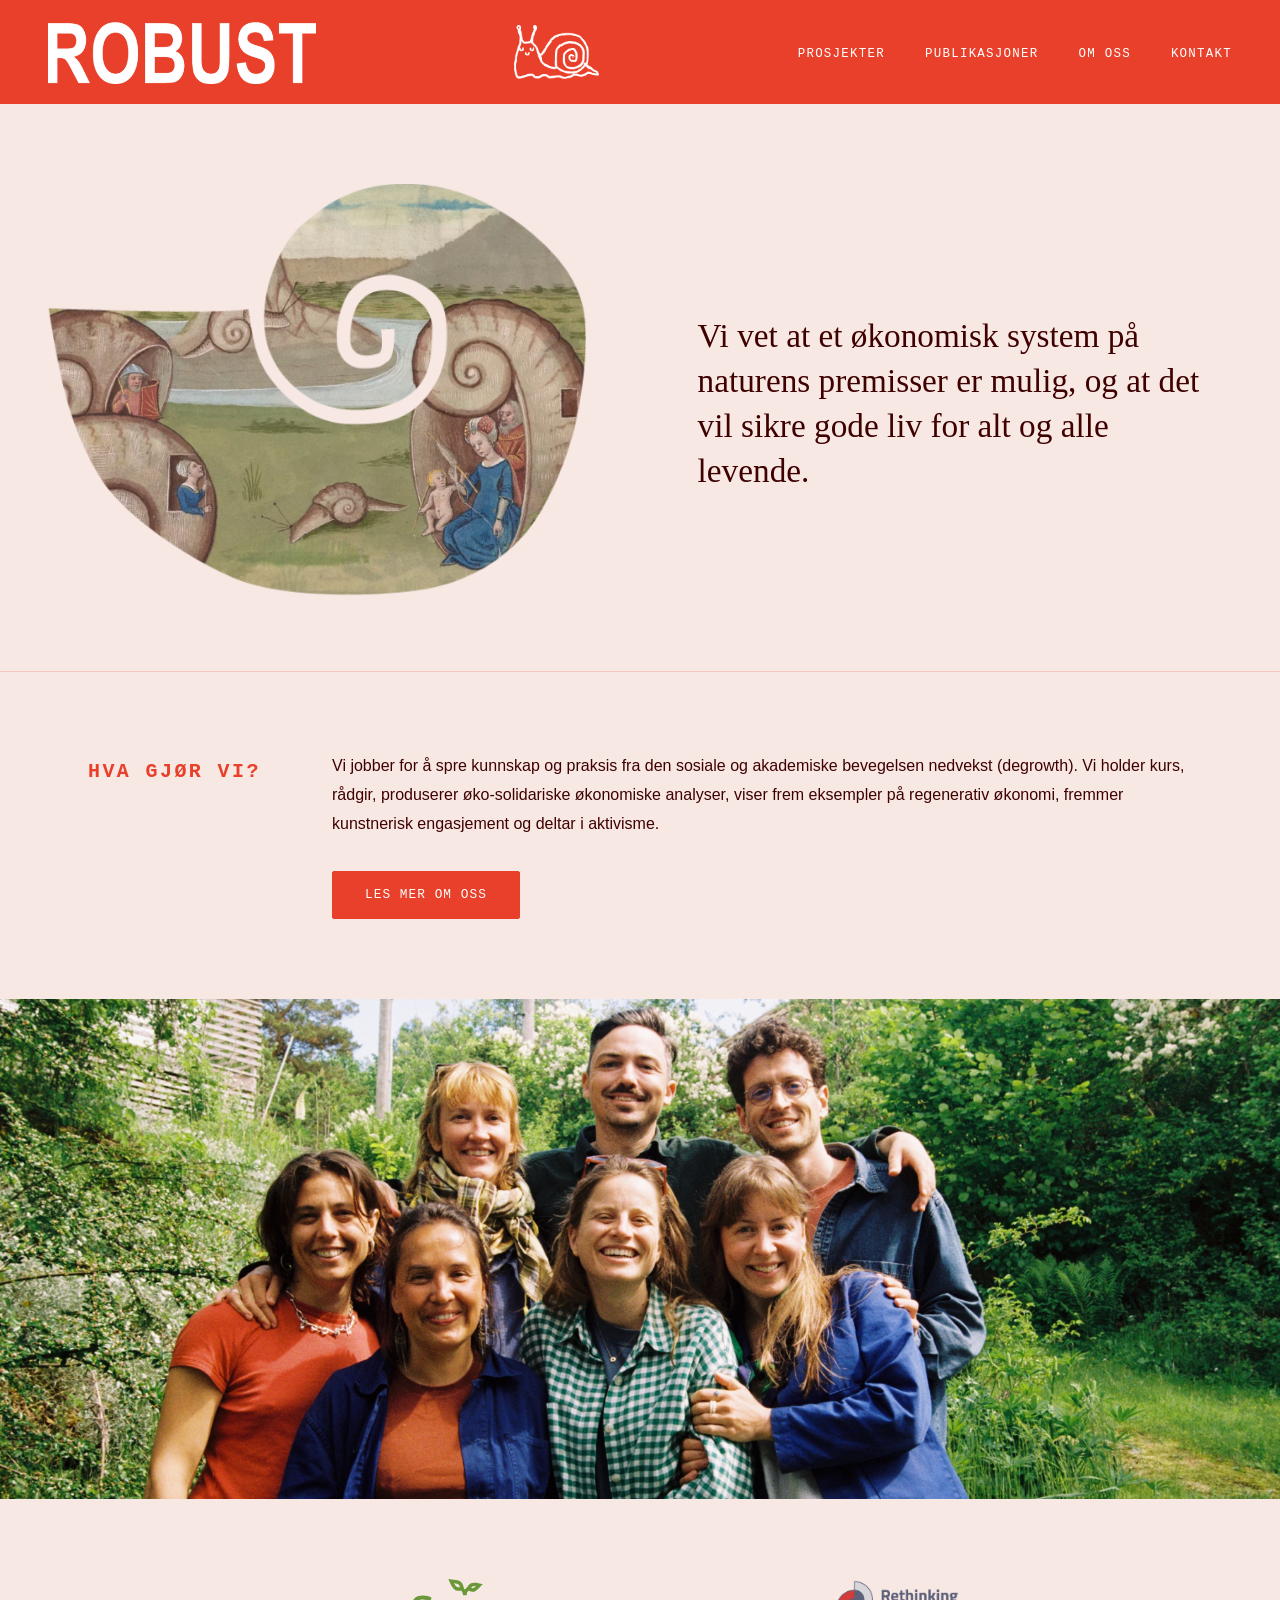
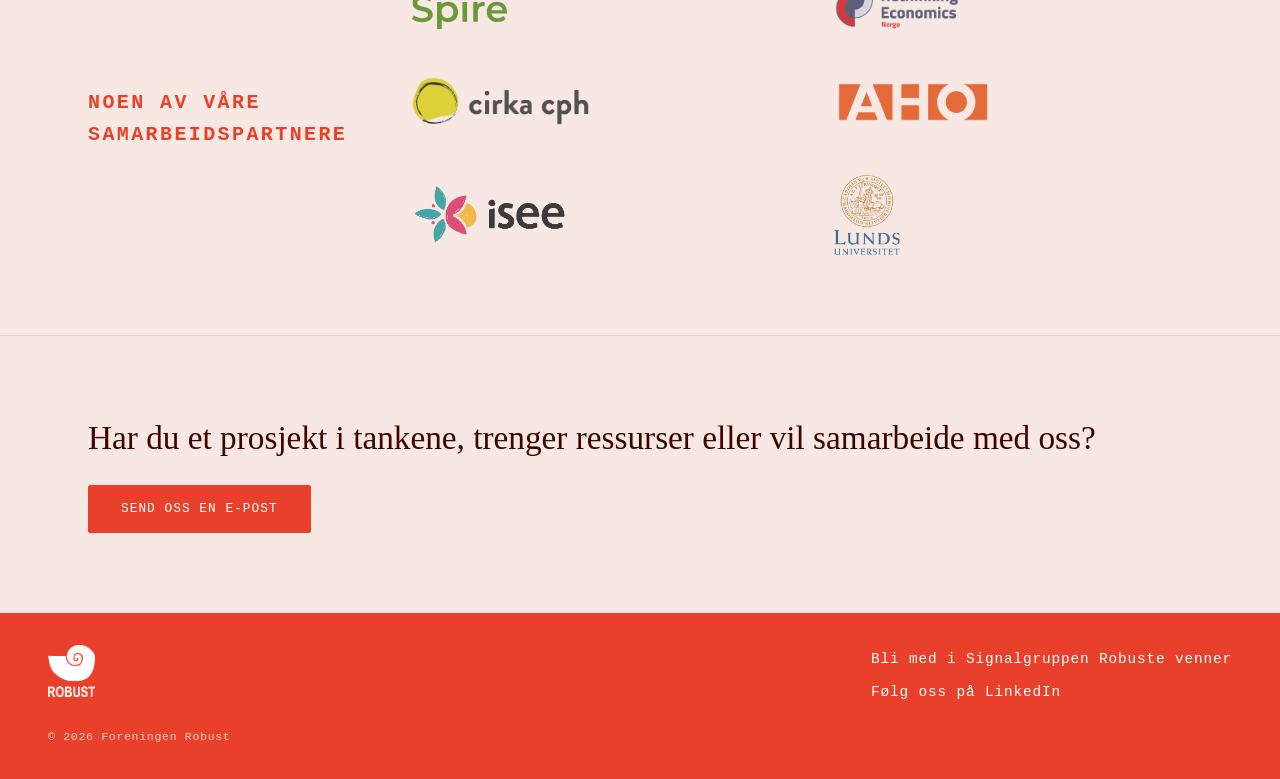
<file: index.html>
<!DOCTYPE html>
<html lang="no">
<head>
  <meta charset="UTF-8">
  <meta name="viewport" content="width=device-width, initial-scale=1.0">
  <title>Robust — Foreningen for nedvekst og bærekraftig økonomi</title>
  <meta name="description" content="Foreningen Robust jobber for et økonomisk system som opererer innenfor naturens tålegrenser og sikrer gode liv for alt og alle levende.">
  <link rel="icon" href="fav.png" type="image/png">
  <link rel="stylesheet" href="style.css">
  <link rel="canonical" href="https://foreningenrobust.no/">
  <script type="application/ld+json">
  {
    "@context": "https://schema.org",
    "@type": "Organization",
    "name": "Foreningen Robust",
    "alternateName": "Robust",
    "url": "https://foreningenrobust.no",
    "description": "Foreningen Robust jobber for et økonomisk system som opererer innenfor naturens tålegrenser og sikrer gode liv for alt og alle levende. Vi arbeider med nedvekst, degrowth og regenerativ økonomi.",
    "email": "robustcollective@proton.me",
    "sameAs": [
      "https://www.linkedin.com/company/foreningen-robust/"
    ]
  }
  </script>
</head>
<body>

  <nav>
    <a class="nav-logo" href="index.html">
      <img src="logo red 1.png" alt="Robust" class="logo-red"><img src="logohvit.png" alt="Robust" class="logo-white">
    </a>
    <button class="nav-burger" aria-label="Meny" onclick="this.closest('nav').classList.toggle('nav-open')"><img src="snail.png" alt="Meny" class="burger-desktop"><img src="snailmeny.png" alt="Meny" class="burger-mobile"></button>
    <ul class="nav-links" onclick="this.closest('nav').classList.remove('nav-open')">
      <li><a href="prosjekter.html">Prosjekter</a></li>
      <li><a href="publikasjoner.html">Publikasjoner</a></li>
      <li><a href="om-oss.html">Om oss</a></li>
      <li><a href="kontakt.html">Kontakt</a></li>
    </ul>
  </nav>

  <main>

    <!-- HERO -->
    <section class="hero">
      <div class="hero-inner">
        <div class="hero-images">
          <div class="hero-img-wrap">
            <img src="mask.png" alt="Middelaldermaleri av sneglehus">
            <div class="hero-img-caption">Sneglehuset er perfekt konstruert for at sneglen skal kunne bære det selv. Til inspirasjon for menneskeheten har det blitt selve symbolet på nedvekstbevegelsen. Maleriet i bakgrunnen er malt av Robert Testard i 1485 og heter Snail Homes.</div>
          </div>
        </div>
        <div class="hero-text">
          <h1>Vi vet at et økonomisk system på naturens premisser er mulig, og at det vil sikre gode liv for alt og alle levende.</h1>
        </div>
      </div>
    </section>

    <!-- HVA ER VI -->
    <section class="section">
      <div class="container">
        <div class="hva-inner">
          <span class="section-label">Hva gjør vi?</span>
          <div class="hva-content">
            <p>Vi jobber for å spre kunnskap og praksis fra den sosiale og akademiske bevegelsen nedvekst (degrowth). Vi holder kurs, rådgir, produserer øko-solidariske økonomiske analyser, viser frem eksempler på regenerativ økonomi, fremmer kunstnerisk engasjement og deltar i aktivisme.</p>
            <a href="om-oss.html" class="btn btn-primary" style="display:inline-block; margin-top: 0.5rem;">Les mer om oss</a>
          </div>
        </div>
      </div>
    </section>

    <!-- STORT BILDE -->
    <section class="fullwidth-image-section">
      <img src="gjengen.JPG" alt="" class="fullwidth-image">
    </section>

    <!-- SAMARBEIDSPARTNERE -->
    <section class="section" style="border-top: none;">
      <div class="container">
        <div class="partners-inner">
          <span class="section-label">Noen av våre<br>samarbeidspartnere</span>
          <div class="partner-logos">
            <img src="spire-gronn.svg" alt="Spire" class="partner-logo-img">
            <img src="RE+Norway+Full+Logo+VECTOR.webp" alt="Rethinking Economics Norge" class="partner-logo-img">
            <img src="CirkaLogo_tekst-1.gif" alt="cirka cph" class="partner-logo-img">
            <img src="Logo-AHO_Oslo.svg.png" alt="AHO" class="partner-logo-img">
            <img src="377c86e2-abd1-4691-8fc6-33c4a63afb9b.png" alt="isee" class="partner-logo-img" style="height: 80px;">
            <img src="Logotyp_Lunds_universitet_(vit).png" alt="Lunds Universitet" class="partner-logo-img" style="height: 80px;">
          </div>
        </div>
      </div>
    </section>

    <!-- CTA -->
    <section class="section cta">
      <div class="container">
        <p class="cta-lead">Har du et prosjekt i tankene, trenger ressurser eller vil samarbeide med oss?</p>
        <div class="cta-buttons">
          <a href="mailto:robustcollective@proton.me" target="_blank" class="btn btn-primary">Send oss en e-post</a>
        </div>
      </div>
    </section>

  </main>

  <footer>
    <div class="footer-inner"><div class="footer-top">
      <div class="footer-logo">
        <img src="logowhite.png" alt="Robust" class="footer-logo-img">
      </div>
      <ul class="footer-links">
        <li><a href="https://signal.group/#CjQKIJ4SSeZuH4mq6cdh6GIRqtKeZezn3TrAsWxn2lEzFUPNEhBRmpAcNc6Ocf1e-8gr5O7P" target="_blank" rel="noopener">Bli med i Signalgruppen Robuste venner</a></li>
        <li><a href="https://www.linkedin.com/company/foreningen-robust/?viewAsMember=true" target="_blank" rel="noopener">Følg oss på LinkedIn</a></li>
      </ul>
    </div>
      <span class="footer-copy">© 2026 Foreningen Robust</span>
    </div>
  </footer>

<script>
  const wrap = document.querySelector('.hero-img-wrap');
  const caption = document.querySelector('.hero-img-caption');

  wrap.addEventListener('mouseenter', () => caption.style.opacity = '1');
  wrap.addEventListener('mouseleave', () => caption.style.opacity = '0');
  wrap.addEventListener('mousemove', (e) => {
    const offset = 16;
    const boxW = caption.offsetWidth;
    const boxH = caption.offsetHeight;
    let x = e.clientX + offset;
    let y = e.clientY + offset;
    if (x + boxW > window.innerWidth) x = e.clientX - boxW - offset;
    if (y + boxH > window.innerHeight) y = e.clientY - boxH - offset;
    if (x < 5) x = 5;
    if (y < 5) y = 5;
    caption.style.left = x + 'px';
    caption.style.top = y + 'px';
  });

  wrap.addEventListener('click', (e) => {
    const offset = 16;
    const boxW = caption.offsetWidth;
    const boxH = caption.offsetHeight;
    let x = e.clientX + offset;
    let y = e.clientY + offset;
    if (x + boxW > window.innerWidth) x = e.clientX - boxW - offset;
    if (y + boxH > window.innerHeight) y = e.clientY - boxH - offset;
    if (x < 5) x = 5;
    if (y < 5) y = 5;
    caption.style.left = x + 'px';
    caption.style.top = y + 'px';
    caption.style.opacity = '1';
    e.stopPropagation();
  });

  document.addEventListener('click', () => {
    caption.style.opacity = '0';
  });
</script>
</body>
</html>
</file>
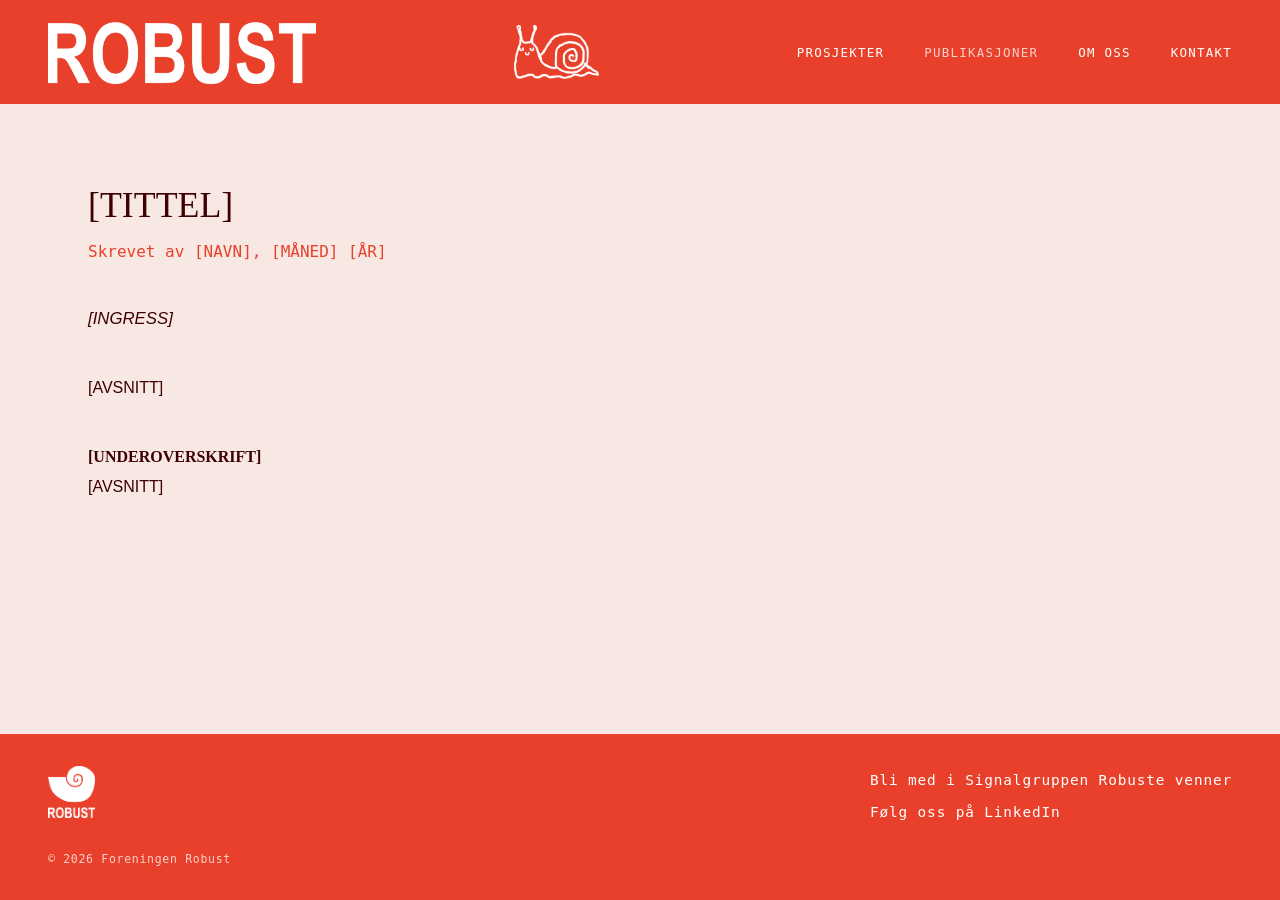
<file: artikkel-mal.html>
<!DOCTYPE html>
<html lang="no">
<head>
  <meta charset="UTF-8">
  <meta name="viewport" content="width=device-width, initial-scale=1.0">
  <title>[TITTEL] — Robust</title>
  <meta name="description" content="[INGRESS]">
  <link rel="icon" href="fav.png" type="image/png">
  <link rel="stylesheet" href="style.css">
</head>
<body>

  <nav>
    <a class="nav-logo" href="index.html">
      <img src="logo red 1.png" alt="Robust" class="logo-red"><img src="logohvit.png" alt="Robust" class="logo-white">
    </a>
    <button class="nav-burger" aria-label="Meny" onclick="this.closest('nav').classList.toggle('nav-open')"><img src="snail.png" alt="Meny" class="burger-desktop"><img src="snailmeny.png" alt="Meny" class="burger-mobile"></button>
    <ul class="nav-links" onclick="this.closest('nav').classList.remove('nav-open')">
      <li><a href="prosjekter.html">Prosjekter</a></li>
      <li><a href="publikasjoner.html" class="active">Publikasjoner</a></li>
      <li><a href="om-oss.html">Om oss</a></li>
      <li><a href="kontakt.html">Kontakt</a></li>
    </ul>
  </nav>

  <main>

    <div class="page-header" style="padding-bottom: 1rem;">
      <div class="container">
        <h1>[TITTEL]</h1>
        <p class="article-byline">Skrevet av [NAVN], [MÅNED] [ÅR]</p>
        <p class="subtitle">[INGRESS]</p>
      </div>
    </div>

    <section class="section" style="padding-top: 1.5rem;">
      <div class="container">
        <div class="article-body">

          <p>[AVSNITT]</p>

          <!-- Underoverskrift (valgfri): -->
          <h2 class="article-subheading">[UNDEROVERSKRIFT]</h2>

          <p>[AVSNITT]</p>

        </div>
      </div>
    </section>

  </main>

  <footer>
    <div class="footer-inner"><div class="footer-top">
      <div class="footer-logo">
        <img src="logowhite.png" alt="Robust" class="footer-logo-img">
      </div>
      <ul class="footer-links">
        <li><a href="https://signal.group/#CjQKIJ4SSeZuH4mq6cdh6GIRqtKeZezn3TrAsWxn2lEzFUPNEhBRmpAcNc6Ocf1e-8gr5O7P" target="_blank" rel="noopener">Bli med i Signalgruppen Robuste venner</a></li>
        <li><a href="https://www.linkedin.com/company/foreningen-robust/?viewAsMember=true" target="_blank" rel="noopener">Følg oss på LinkedIn</a></li>
      </ul>
    </div>
      <span class="footer-copy">© 2026 Foreningen Robust</span>
    </div>
  </footer>

</body>
</html>
</file>
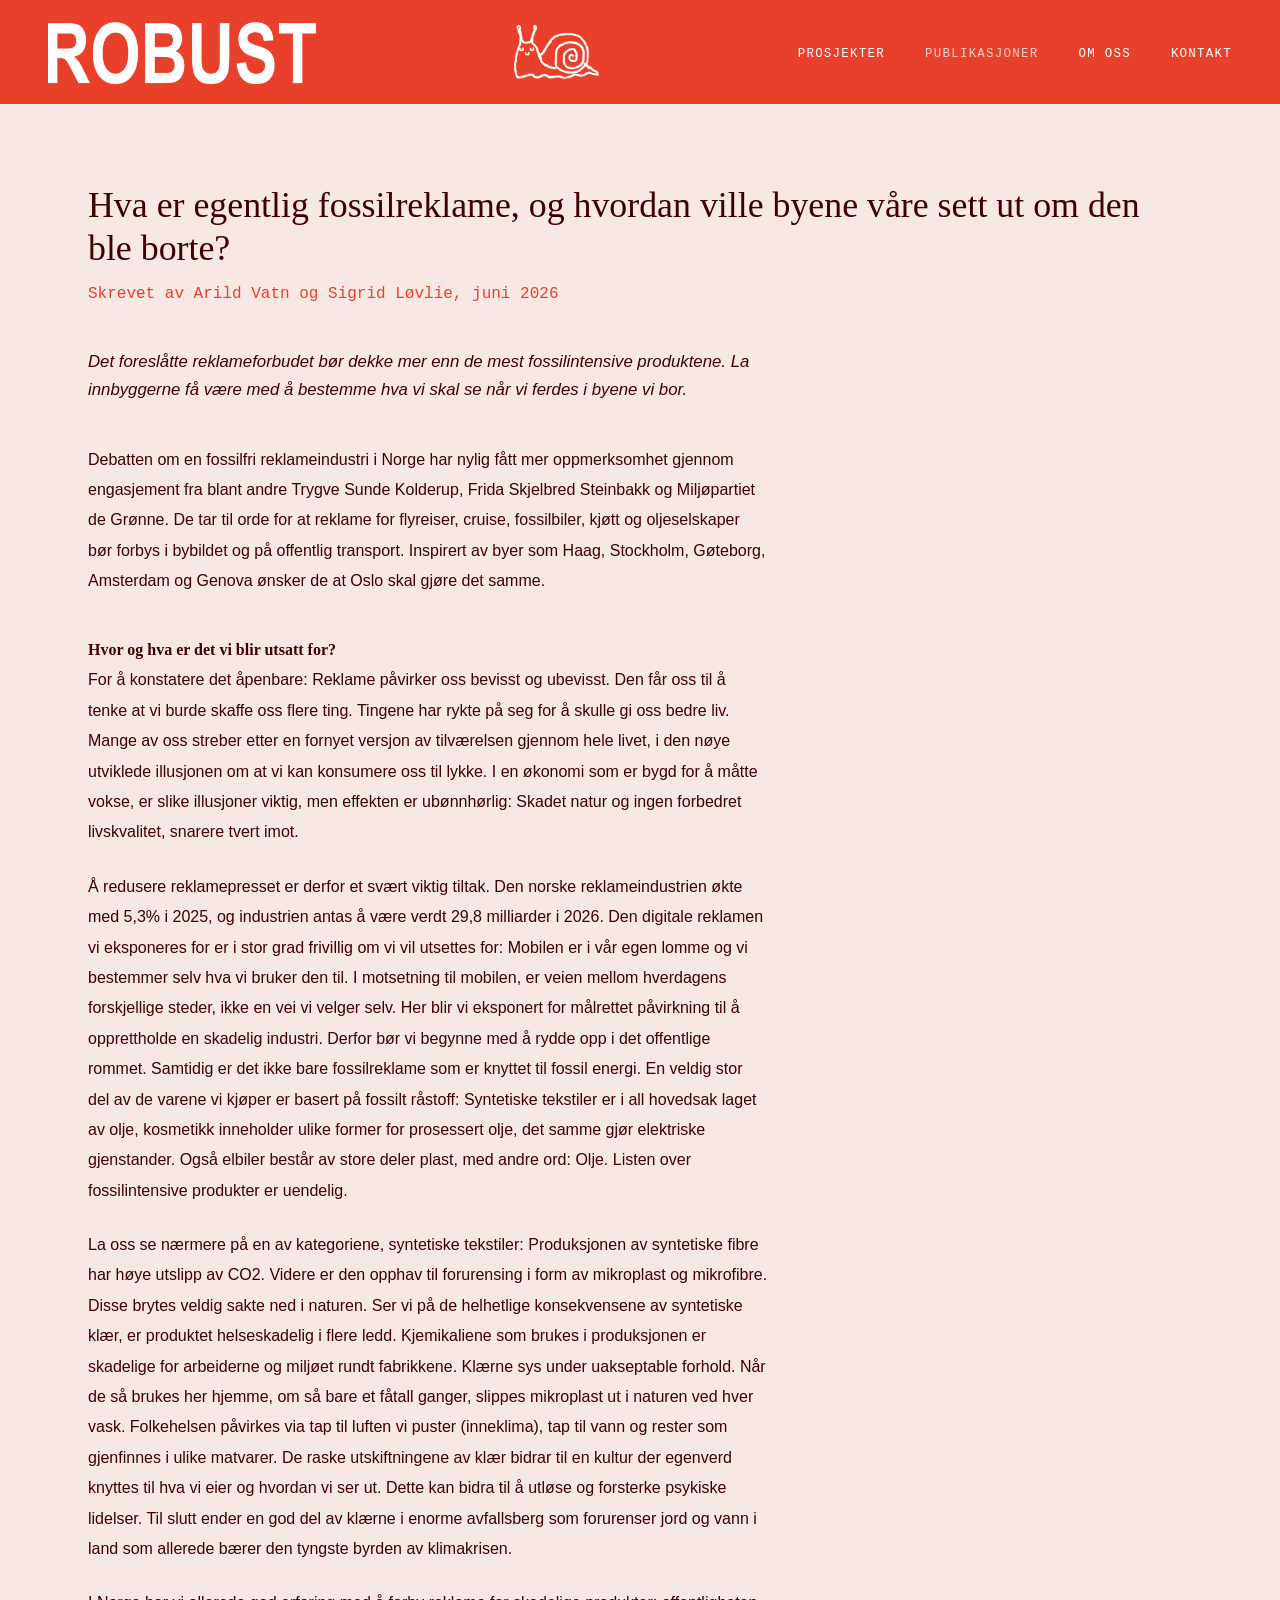
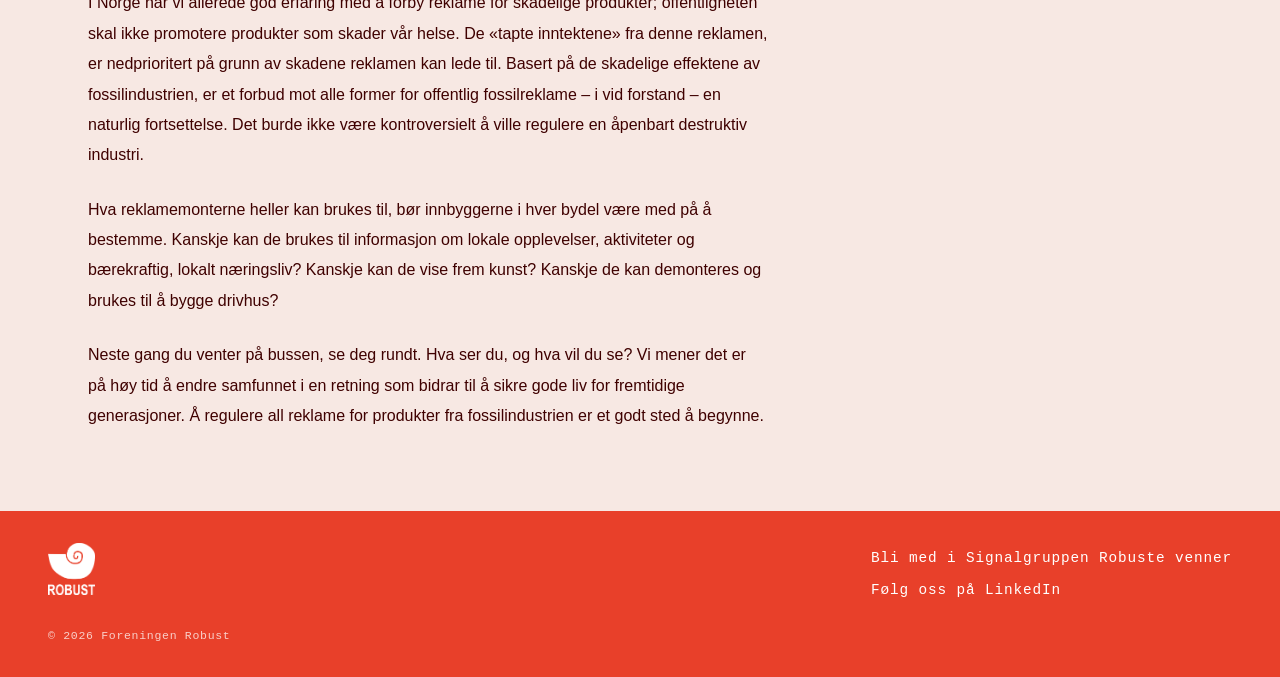
<file: fossilreklame.html>
<!DOCTYPE html>
<html lang="no">
<head>
  <meta charset="UTF-8">
  <meta name="viewport" content="width=device-width, initial-scale=1.0">
  <title>Hva er egentlig fossilreklame? — Robust</title>
  <meta name="description" content="Det foreslåtte reklameforbudet bør dekke mer enn de mest fossilintensive produktene. La innbyggerne få være med å bestemme hva vi skal se når vi ferdes i byene vi bor.">
  <link rel="icon" href="fav.png" type="image/png">
  <link rel="stylesheet" href="style.css">
</head>
<body>

  <nav>
    <a class="nav-logo" href="index.html">
      <img src="logo red 1.png" alt="Robust" class="logo-red"><img src="logohvit.png" alt="Robust" class="logo-white">
    </a>
    <button class="nav-burger" aria-label="Meny" onclick="this.closest('nav').classList.toggle('nav-open')"><img src="snail.png" alt="Meny" class="burger-desktop"><img src="snailmeny.png" alt="Meny" class="burger-mobile"></button>
    <ul class="nav-links" onclick="this.closest('nav').classList.remove('nav-open')">
      <li><a href="prosjekter.html">Prosjekter</a></li>
      <li><a href="publikasjoner.html" class="active">Publikasjoner</a></li>
      <li><a href="om-oss.html">Om oss</a></li>
      <li><a href="kontakt.html">Kontakt</a></li>
    </ul>
  </nav>

  <main>

    <div class="page-header" style="padding-bottom: 1rem;">
      <div class="container">
        <h1>Hva er egentlig fossilreklame, og hvordan ville byene våre sett ut om den ble borte?</h1>
        <p class="article-byline">Skrevet av Arild Vatn og Sigrid Løvlie, juni 2026</p>
        <p class="subtitle">Det foreslåtte reklameforbudet bør dekke mer enn de mest fossilintensive produktene. La innbyggerne få være med å bestemme hva vi skal se når vi ferdes i byene vi bor.</p>
      </div>
    </div>

    <section class="section" style="padding-top: 1.5rem;">
      <div class="container">
        <div class="article-body">

          <p>Debatten om en fossilfri reklameindustri i Norge har nylig fått mer oppmerksomhet gjennom engasjement fra blant andre Trygve Sunde Kolderup, Frida Skjelbred Steinbakk og Miljøpartiet de Grønne. De tar til orde for at reklame for flyreiser, cruise, fossilbiler, kjøtt og oljeselskaper bør forbys i bybildet og på offentlig transport. Inspirert av byer som Haag, Stockholm, Gøteborg, Amsterdam og Genova ønsker de at Oslo skal gjøre det samme.</p>

          <h2 class="article-subheading">Hvor og hva er det vi blir utsatt for?</h2>

          <p>For å konstatere det åpenbare: Reklame påvirker oss bevisst og ubevisst. Den får oss til å tenke at vi burde skaffe oss flere ting. Tingene har rykte på seg for å skulle gi oss bedre liv. Mange av oss streber etter en fornyet versjon av tilværelsen gjennom hele livet, i den nøye utviklede illusjonen om at vi kan konsumere oss til lykke. I en økonomi som er bygd for å måtte vokse, er slike illusjoner viktig, men effekten er ubønnhørlig: Skadet natur og ingen forbedret livskvalitet, snarere tvert imot.</p>

          <p>Å redusere reklamepresset er derfor et svært viktig tiltak. Den norske reklameindustrien økte med 5,3% i 2025, og industrien antas å være verdt 29,8 milliarder i 2026. Den digitale reklamen vi eksponeres for er i stor grad frivillig om vi vil utsettes for: Mobilen er i vår egen lomme og vi bestemmer selv hva vi bruker den til. I motsetning til mobilen, er veien mellom hverdagens forskjellige steder, ikke en vei vi velger selv. Her blir vi eksponert for målrettet påvirkning til å opprettholde en skadelig industri. Derfor bør vi begynne med å rydde opp i det offentlige rommet. Samtidig er det ikke bare fossilreklame som er knyttet til fossil energi. En veldig stor del av de varene vi kjøper er basert på fossilt råstoff: Syntetiske tekstiler er i all hovedsak laget av olje, kosmetikk inneholder ulike former for prosessert olje, det samme gjør elektriske gjenstander. Også elbiler består av store deler plast, med andre ord: Olje. Listen over fossilintensive produkter er uendelig.</p>

          <p>La oss se nærmere på en av kategoriene, syntetiske tekstiler: Produksjonen av syntetiske fibre har høye utslipp av CO2. Videre er den opphav til forurensing i form av mikroplast og mikrofibre. Disse brytes veldig sakte ned i naturen. Ser vi på de helhetlige konsekvensene av syntetiske klær, er produktet helseskadelig i flere ledd. Kjemikaliene som brukes i produksjonen er skadelige for arbeiderne og miljøet rundt fabrikkene. Klærne sys under uakseptable forhold. Når de så brukes her hjemme, om så bare et fåtall ganger, slippes mikroplast ut i naturen ved hver vask. Folkehelsen påvirkes via tap til luften vi puster (inneklima), tap til vann og rester som gjenfinnes i ulike matvarer. De raske utskiftningene av klær bidrar til en kultur der egenverd knyttes til hva vi eier og hvordan vi ser ut. Dette kan bidra til å utløse og forsterke psykiske lidelser. Til slutt ender en god del av klærne i enorme avfallsberg som forurenser jord og vann i land som allerede bærer den tyngste byrden av klimakrisen.</p>

          <p>I Norge har vi allerede god erfaring med å forby reklame for skadelige produkter; offentligheten skal ikke promotere produkter som skader vår helse. De «tapte inntektene» fra denne reklamen, er nedprioritert på grunn av skadene reklamen kan lede til. Basert på de skadelige effektene av fossilindustrien, er et forbud mot alle former for offentlig fossilreklame – i vid forstand – en naturlig fortsettelse. Det burde ikke være kontroversielt å ville regulere en åpenbart destruktiv industri.</p>

          <p>Hva reklamemonterne heller kan brukes til, bør innbyggerne i hver bydel være med på å bestemme. Kanskje kan de brukes til informasjon om lokale opplevelser, aktiviteter og bærekraftig, lokalt næringsliv? Kanskje kan de vise frem kunst? Kanskje de kan demonteres og brukes til å bygge drivhus?</p>

          <p>Neste gang du venter på bussen, se deg rundt. Hva ser du, og hva vil du se? Vi mener det er på høy tid å endre samfunnet i en retning som bidrar til å sikre gode liv for fremtidige generasjoner. Å regulere all reklame for produkter fra fossilindustrien er et godt sted å begynne.</p>

        </div>
      </div>
    </section>

  </main>

  <footer>
    <div class="footer-inner"><div class="footer-top">
      <div class="footer-logo">
        <img src="logowhite.png" alt="Robust" class="footer-logo-img">
      </div>
      <ul class="footer-links">
        <li><a href="https://signal.group/#CjQKIJ4SSeZuH4mq6cdh6GIRqtKeZezn3TrAsWxn2lEzFUPNEhBRmpAcNc6Ocf1e-8gr5O7P" target="_blank" rel="noopener">Bli med i Signalgruppen Robuste venner</a></li>
        <li><a href="https://www.linkedin.com/company/foreningen-robust/?viewAsMember=true" target="_blank" rel="noopener">Følg oss på LinkedIn</a></li>
      </ul>
    </div>
      <span class="footer-copy">© 2026 Foreningen Robust</span>
    </div>
  </footer>

</body>
</html>
</file>
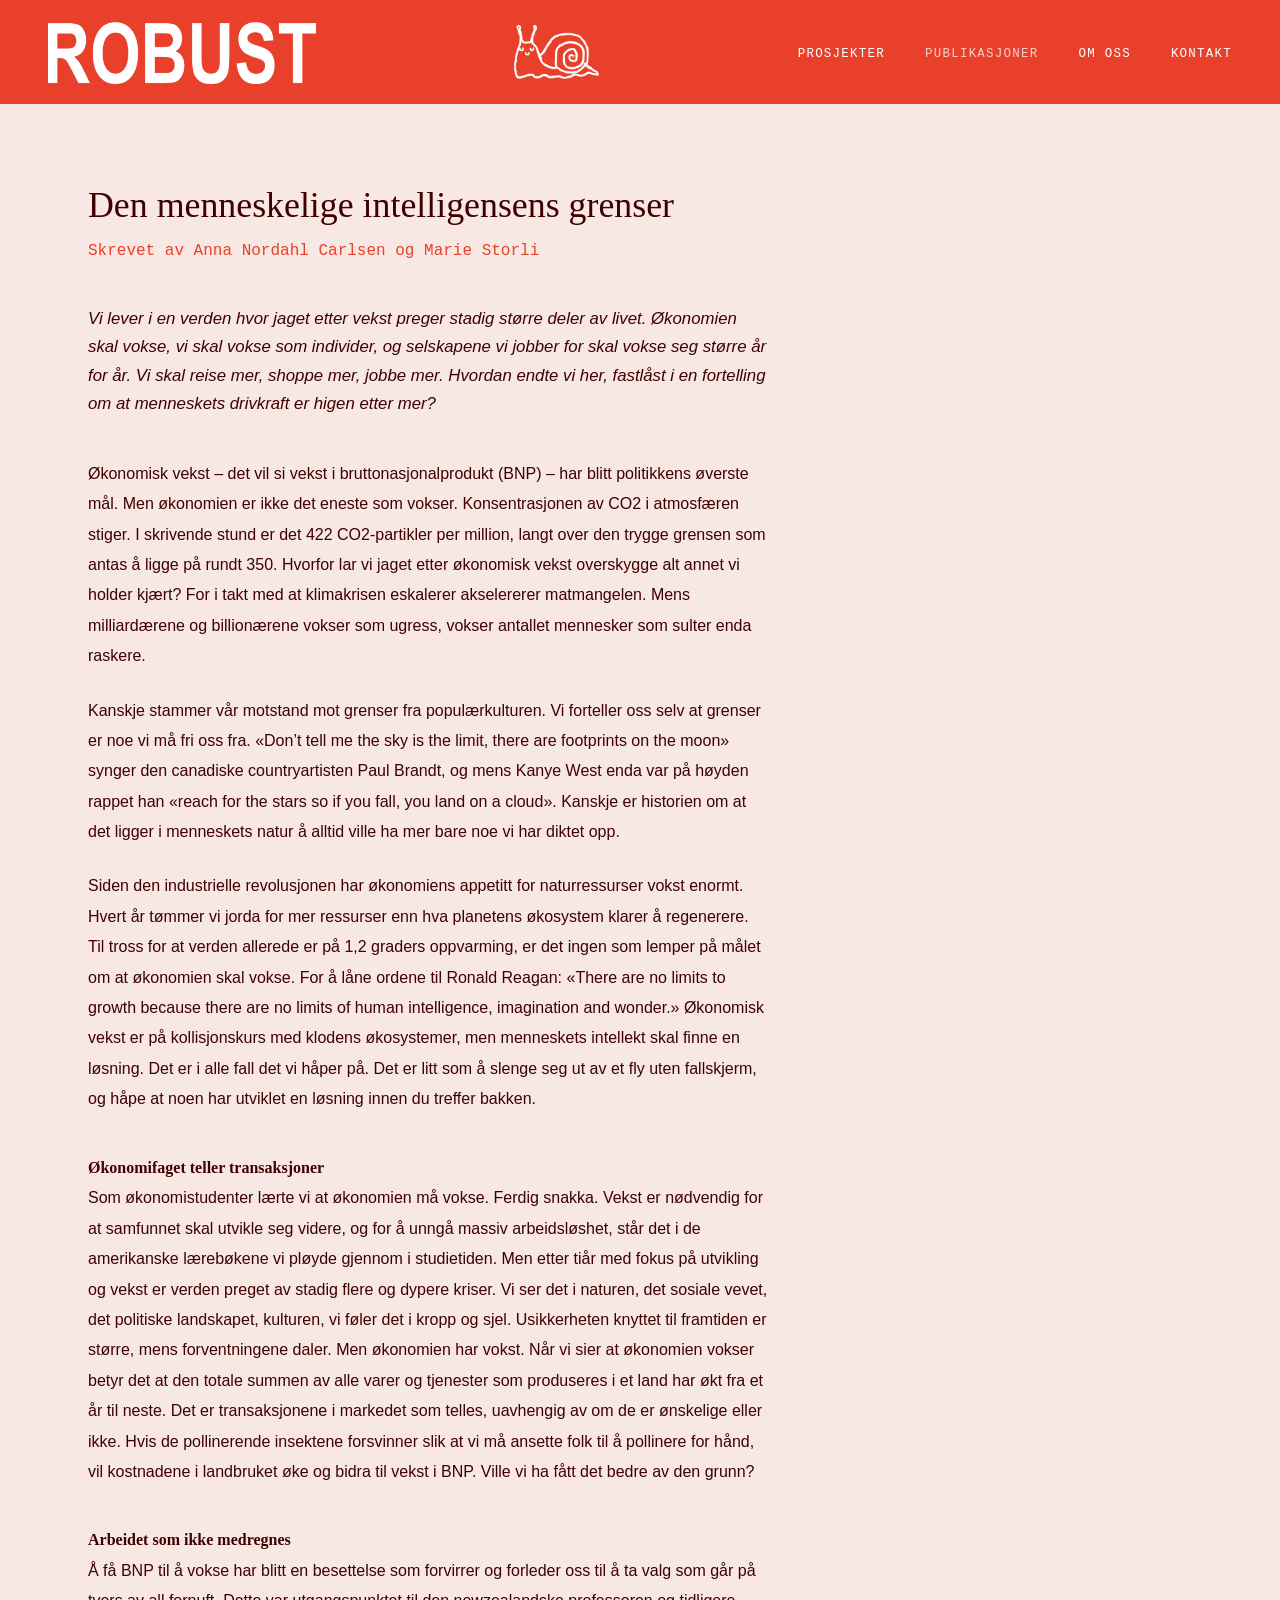
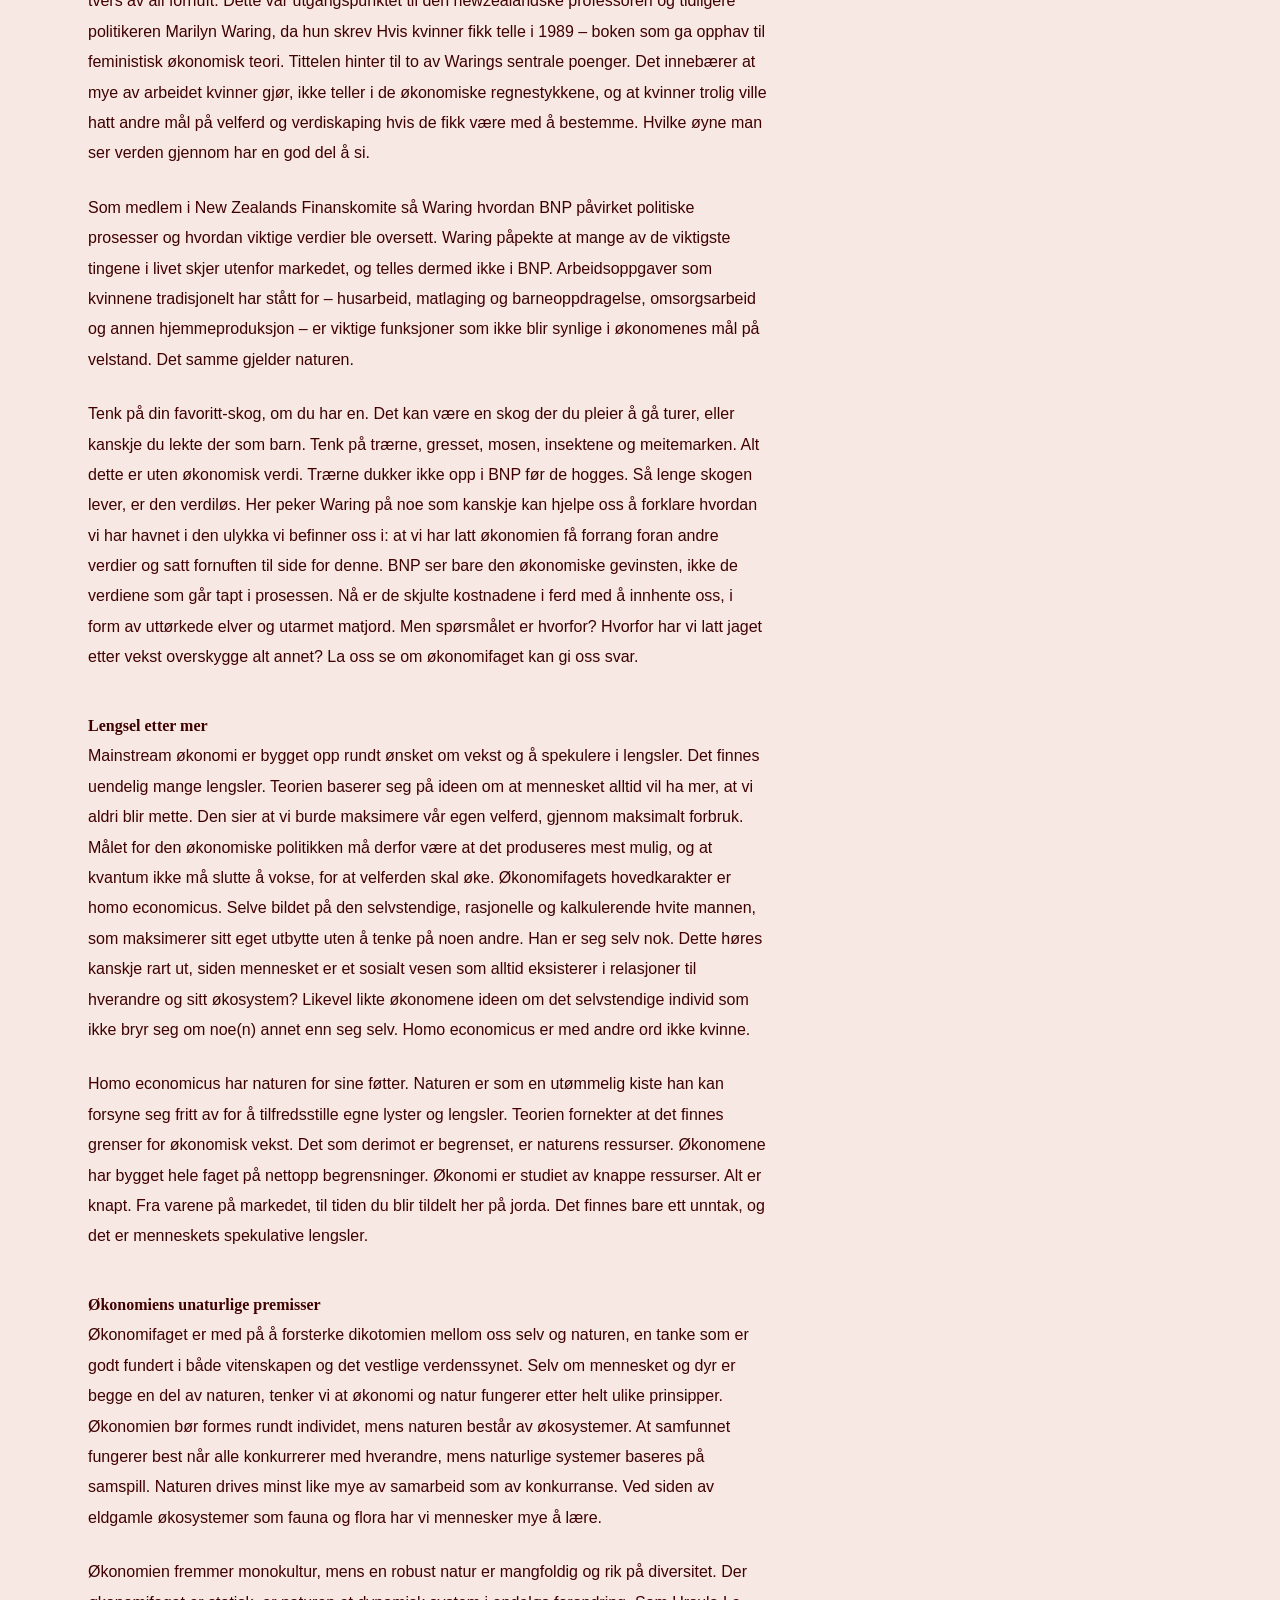
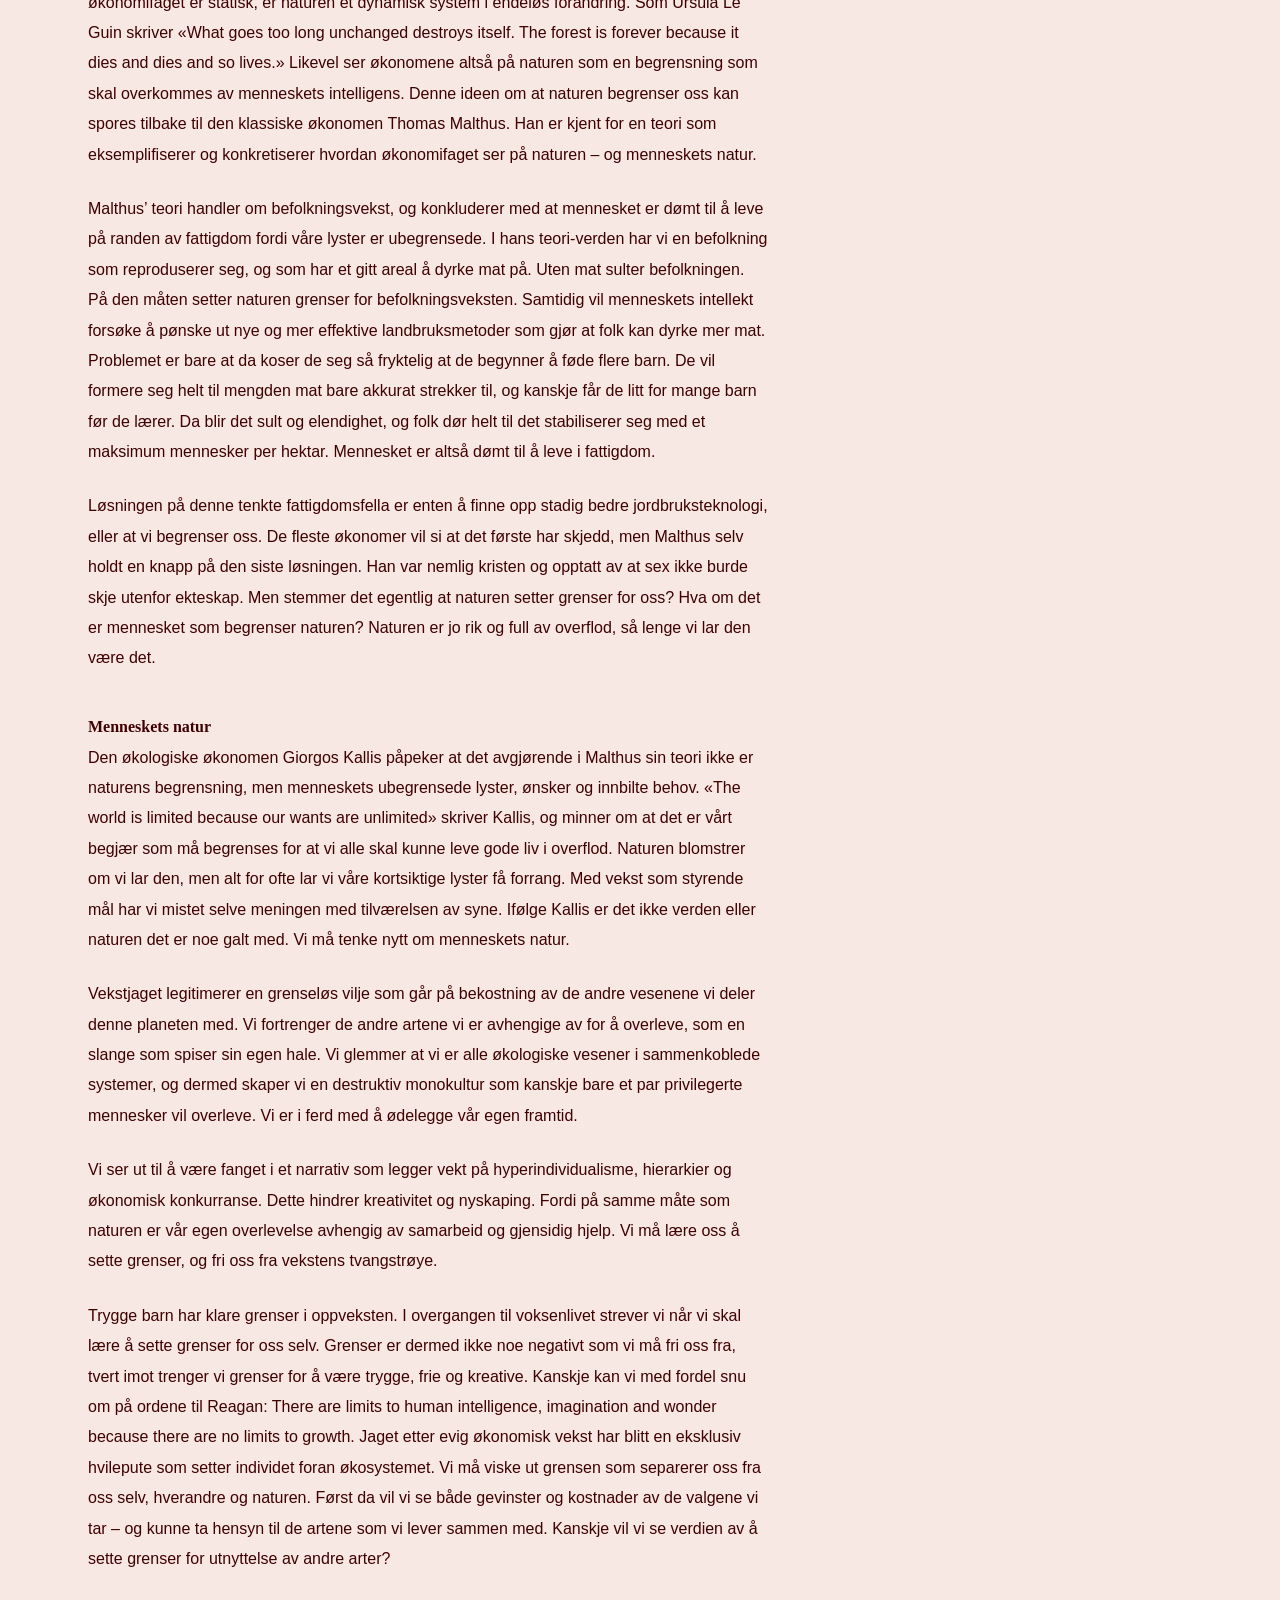
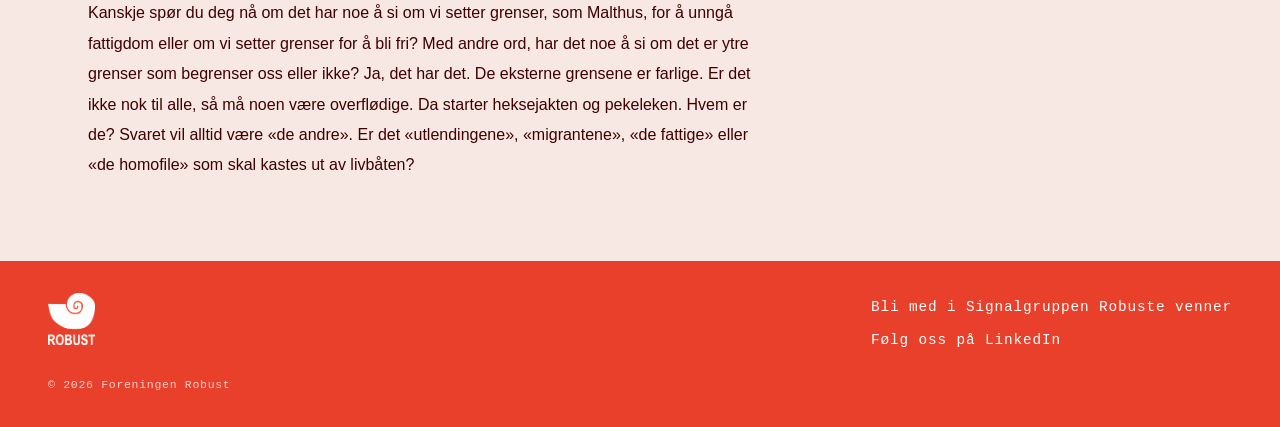
<file: growthstorlicarlsen.html>
<!DOCTYPE html>
<html lang="no">

<head>
    <meta charset="UTF-8">
    <meta name="viewport" content="width=device-width, initial-scale=1.0">
    <title>Den menneskelige intelligensens grenser — Robust</title>
    <meta name="description" content="Hvordan endte vi her, fastlåst i en fortelling om at menneskets drivkraft er higen etter mer?">
    <link rel="icon" href="fav.png" type="image/png">
    <link rel="stylesheet" href="style.css">
</head>

<body>

    <nav>
        <a class="nav-logo" href="index.html">
            <img src="logo red 1.png" alt="Robust" class="logo-red"><img src="logohvit.png" alt="Robust"
                class="logo-white">
        </a>
        <button class="nav-burger" aria-label="Meny" onclick="this.closest('nav').classList.toggle('nav-open')"><img
                src="snail.png" alt="Meny" class="burger-desktop"><img src="snailmeny.png" alt="Meny"
                class="burger-mobile"></button>
        <ul class="nav-links" onclick="this.closest('nav').classList.remove('nav-open')">
            <li><a href="prosjekter.html">Prosjekter</a></li>
            <li><a href="publikasjoner.html" class="active">Publikasjoner</a></li>
            <li><a href="om-oss.html">Om oss</a></li>
            <li><a href="kontakt.html">Kontakt</a></li>
        </ul>
    </nav>

    <main>

        <div class="page-header" style="padding-bottom: 1rem;">
            <div class="container">
                <h1>Den menneskelige intelligensens grenser</h1>
                <p class="article-byline">Skrevet av Anna Nordahl Carlsen og Marie Storli</p>
                <p class="subtitle">Vi lever i en verden hvor jaget etter vekst preger stadig større deler av livet.
                    Økonomien skal vokse, vi skal vokse som individer, og selskapene vi jobber for skal vokse seg større
                    år for år. Vi skal reise mer, shoppe mer, jobbe mer. Hvordan endte vi her, fastlåst i en fortelling
                    om at menneskets drivkraft er higen etter mer?
                </p>
            </div>
        </div>

        <section class="section" style="padding-top: 1.5rem;">
            <div class="container">
                <div class="article-body">

                    <p>Økonomisk vekst – det vil si vekst i bruttonasjonalprodukt (BNP) – har blitt politikkens øverste
                        mål. Men økonomien er ikke det eneste som vokser. Konsentrasjonen av CO2 i atmosfæren stiger. I
                        skrivende stund er det 422 CO2-partikler per million, langt over den trygge grensen som antas å
                        ligge på rundt 350. Hvorfor lar vi jaget etter økonomisk vekst overskygge alt annet vi holder
                        kjært? For i takt med at klimakrisen eskalerer akselererer matmangelen. Mens milliardærene og
                        billionærene vokser som ugress, vokser antallet mennesker som sulter enda raskere.</p>

                    <p>Kanskje stammer vår motstand mot grenser fra populærkulturen. Vi forteller oss selv at grenser er
                        noe vi må fri oss fra. «Don’t tell me the sky is the limit, there are footprints on the moon»
                        synger den canadiske countryartisten Paul Brandt, og mens Kanye West enda var på høyden rappet
                        han «reach for the stars so if you fall, you land on a cloud». Kanskje er historien om at det
                        ligger i menneskets natur å alltid ville ha mer bare noe vi har diktet opp.
                    </p>
                    <p>Siden den industrielle revolusjonen har økonomiens appetitt for naturressurser vokst enormt.
                        Hvert år tømmer vi jorda for mer ressurser enn hva planetens økosystem klarer å regenerere. Til
                        tross for at verden allerede er på 1,2 graders oppvarming, er det ingen som lemper på målet om
                        at økonomien skal vokse. For å låne ordene til Ronald Reagan: «There are no limits to growth
                        because there are no limits of human intelligence, imagination and wonder.» Økonomisk vekst er
                        på kollisjonskurs med klodens økosystemer, men menneskets intellekt skal finne en løsning. Det
                        er i alle fall det vi håper på. Det er litt som å slenge seg ut av et fly uten fallskjerm, og
                        håpe at noen har utviklet en løsning innen du treffer bakken.
                    </p>
                    <h2 class="article-subheading">Økonomifaget teller transaksjoner
                    </h2>
                    <p>Som økonomistudenter lærte vi at økonomien må vokse. Ferdig snakka. Vekst er nødvendig for at
                        samfunnet skal utvikle seg videre, og for å unngå massiv arbeidsløshet, står det i de
                        amerikanske lærebøkene vi pløyde gjennom i studietiden. Men etter tiår med fokus på utvikling og
                        vekst er verden preget av stadig flere og dypere kriser. Vi ser det i naturen, det sosiale
                        vevet, det politiske landskapet, kulturen, vi føler det i kropp og sjel. Usikkerheten knyttet
                        til framtiden er større, mens forventningene daler. Men økonomien har vokst.
                        Når vi sier at økonomien vokser betyr det at den totale summen av alle varer og tjenester som
                        produseres i et land har økt fra et år til neste. Det er transaksjonene i markedet som telles,
                        uavhengig av om de er ønskelige eller ikke. Hvis de pollinerende insektene forsvinner slik at vi
                        må ansette folk til å pollinere for hånd, vil kostnadene i landbruket øke og bidra til vekst i
                        BNP. Ville vi ha fått det bedre av den grunn?
                    </p>
                    <h2 class="article-subheading">Arbeidet som ikke medregnes
                    </h2>
                    <p>Å få BNP til å vokse har blitt en besettelse som forvirrer og forleder oss til å ta valg som går
                        på tvers av all fornuft. Dette var utgangspunktet til den newzealandske professoren og tidligere
                        politikeren Marilyn Waring, da hun skrev Hvis kvinner fikk telle i 1989 – boken som ga opphav
                        til feministisk økonomisk teori. Tittelen hinter til to av Warings sentrale poenger. Det
                        innebærer at mye av arbeidet kvinner gjør, ikke teller i de økonomiske regnestykkene, og at
                        kvinner trolig ville hatt andre mål på velferd og verdiskaping hvis de fikk være med å bestemme.
                        Hvilke øyne man ser verden gjennom har en god del å si.
                    </p>
                    <p>Som medlem i New Zealands Finanskomite så Waring hvordan BNP påvirket politiske prosesser og
                        hvordan viktige verdier ble oversett. Waring påpekte at mange av de viktigste tingene i livet
                        skjer utenfor markedet, og telles dermed ikke i BNP. Arbeidsoppgaver som kvinnene tradisjonelt
                        har stått for – husarbeid, matlaging og barneoppdragelse, omsorgsarbeid og annen
                        hjemmeproduksjon – er viktige funksjoner som ikke blir synlige i økonomenes mål på velstand. Det
                        samme gjelder naturen.
                    </p>
                    <p>Tenk på din favoritt-skog, om du har en. Det kan være en skog der du pleier å gå turer, eller
                        kanskje du lekte der som barn. Tenk på trærne, gresset, mosen, insektene og meitemarken. Alt
                        dette er uten økonomisk verdi. Trærne dukker ikke opp i BNP før de hogges. Så lenge skogen
                        lever, er den verdiløs. Her peker Waring på noe som kanskje kan hjelpe oss å forklare hvordan vi
                        har havnet i den ulykka vi befinner oss i: at vi har latt økonomien få forrang foran andre
                        verdier og satt fornuften til side for denne. BNP ser bare den økonomiske gevinsten, ikke de
                        verdiene som går tapt i prosessen. Nå er de skjulte kostnadene i ferd med å innhente oss, i form
                        av uttørkede elver og utarmet matjord. Men spørsmålet er hvorfor? Hvorfor har vi latt jaget
                        etter vekst overskygge alt annet? La oss se om økonomifaget kan gi oss svar.
                    </p>
                    <h2 class="article-subheading">Lengsel etter mer
                    </h2>
                    <p>Mainstream økonomi er bygget opp rundt ønsket om vekst og å spekulere i lengsler. Det finnes
                        uendelig mange lengsler. Teorien baserer seg på ideen om at mennesket alltid vil ha mer, at vi
                        aldri blir mette. Den sier at vi burde maksimere vår egen velferd, gjennom maksimalt forbruk.
                        Målet for den økonomiske politikken må derfor være at det produseres mest mulig, og at kvantum
                        ikke må slutte å vokse, for at velferden skal øke. Økonomifagets hovedkarakter er homo
                        economicus. Selve bildet på den selvstendige, rasjonelle og kalkulerende hvite mannen, som
                        maksimerer sitt eget utbytte uten å tenke på noen andre. Han er seg selv nok. Dette høres
                        kanskje rart ut, siden mennesket er et sosialt vesen som alltid eksisterer i relasjoner til
                        hverandre og sitt økosystem? Likevel likte økonomene ideen om det selvstendige individ som ikke
                        bryr seg om noe(n) annet enn seg selv. Homo economicus er med andre ord ikke kvinne.
                    </p>
                    <p>Homo economicus har naturen for sine føtter. Naturen er som en utømmelig kiste han kan forsyne
                        seg fritt av for å tilfredsstille egne lyster og lengsler. Teorien fornekter at det finnes
                        grenser for økonomisk vekst. Det som derimot er begrenset, er naturens ressurser. Økonomene har
                        bygget hele faget på nettopp begrensninger. Økonomi er studiet av knappe ressurser. Alt er
                        knapt. Fra varene på markedet, til tiden du blir tildelt her på jorda. Det finnes bare ett
                        unntak, og det er menneskets spekulative lengsler.
                    </p>
                    <h2 class="article-subheading">Økonomiens unaturlige premisser
                    </h2>
                    <p>Økonomifaget er med på å forsterke dikotomien mellom oss selv og naturen, en tanke som er godt
                        fundert i både vitenskapen og det vestlige verdenssynet. Selv om mennesket og dyr er begge en
                        del av naturen, tenker vi at økonomi og natur fungerer etter helt ulike prinsipper. Økonomien
                        bør formes rundt individet, mens naturen består av økosystemer. At samfunnet fungerer best når
                        alle konkurrerer med hverandre, mens naturlige systemer baseres på samspill. Naturen drives
                        minst like mye av samarbeid som av konkurranse. Ved siden av eldgamle økosystemer som fauna og
                        flora har vi mennesker mye å lære.
                    </p>
                    <p>Økonomien fremmer monokultur, mens en robust natur er mangfoldig og rik på diversitet. Der
                        økonomifaget er statisk, er naturen et dynamisk system i endeløs forandring. Som Ursula Le Guin
                        skriver «What goes too long unchanged destroys itself. The forest is forever because it dies and
                        dies and so lives.»
                        Likevel ser økonomene altså på naturen som en begrensning som skal overkommes av menneskets
                        intelligens. Denne ideen om at naturen begrenser oss kan spores tilbake til den klassiske
                        økonomen Thomas Malthus. Han er kjent for en teori som eksemplifiserer og konkretiserer hvordan
                        økonomifaget ser på naturen – og menneskets natur.
                    </p>
                    <p>Malthus’ teori handler om befolkningsvekst, og konkluderer med at mennesket er dømt til å leve på
                        randen av fattigdom fordi våre lyster er ubegrensede. I hans teori-verden har vi en befolkning
                        som reproduserer seg, og som har et gitt areal å dyrke mat på. Uten mat sulter befolkningen. På
                        den måten setter naturen grenser for befolkningsveksten. Samtidig vil menneskets intellekt
                        forsøke å pønske ut nye og mer effektive landbruksmetoder som gjør at folk kan dyrke mer mat.
                        Problemet er bare at da koser de seg så fryktelig at de begynner å føde flere barn. De vil
                        formere seg helt til mengden mat bare akkurat strekker til, og kanskje får de litt for mange
                        barn før de lærer. Da blir det sult og elendighet, og folk dør helt til det stabiliserer seg med
                        et maksimum mennesker per hektar. Mennesket er altså dømt til å leve i fattigdom.
                    </p>
                    <p>Løsningen på denne tenkte fattigdomsfella er enten å finne opp stadig bedre jordbruksteknologi,
                        eller at vi begrenser oss. De fleste økonomer vil si at det første har skjedd, men Malthus selv
                        holdt en knapp på den siste løsningen. Han var nemlig kristen og opptatt av at sex ikke burde
                        skje utenfor ekteskap. Men stemmer det egentlig at naturen setter grenser for oss? Hva om det er
                        mennesket som begrenser naturen? Naturen er jo rik og full av overflod, så lenge vi lar den være
                        det.
                    </p>
                    <h2 class="article-subheading">Menneskets natur
                    </h2>
                    <p>Den økologiske økonomen Giorgos Kallis påpeker at det avgjørende i Malthus sin teori ikke er
                        naturens begrensning, men menneskets ubegrensede lyster, ønsker og innbilte behov. «The world is
                        limited because our wants are unlimited» skriver Kallis, og minner om at det er vårt begjær som
                        må begrenses for at vi alle skal kunne leve gode liv i overflod. Naturen blomstrer om vi lar
                        den, men alt for ofte lar vi våre kortsiktige lyster få forrang. Med vekst som styrende mål har
                        vi mistet selve meningen med tilværelsen av syne. Ifølge Kallis er det ikke verden eller naturen
                        det er noe galt med. Vi må tenke nytt om menneskets natur.
                    </p>
                    <p>Vekstjaget legitimerer en grenseløs vilje som går på bekostning av de andre vesenene vi deler
                        denne planeten med. Vi fortrenger de andre artene vi er avhengige av for å overleve, som en
                        slange som spiser sin egen hale. Vi glemmer at vi er alle økologiske vesener i sammenkoblede
                        systemer, og dermed skaper vi en destruktiv monokultur som kanskje bare et par privilegerte
                        mennesker vil overleve. Vi er i ferd med å ødelegge vår egen framtid.
                    </p>
                    <p>Vi ser ut til å være fanget i et narrativ som legger vekt på hyperindividualisme, hierarkier og
                        økonomisk konkurranse. Dette hindrer kreativitet og nyskaping. Fordi på samme måte som naturen
                        er vår egen overlevelse avhengig av samarbeid og gjensidig hjelp. Vi må lære oss å sette
                        grenser, og fri oss fra vekstens tvangstrøye.
                    </p>
                    <p>Trygge barn har klare grenser i oppveksten. I overgangen til voksenlivet strever vi når vi skal
                        lære å sette grenser for oss selv. Grenser er dermed ikke noe negativt som vi må fri oss fra,
                        tvert imot trenger vi grenser for å være trygge, frie og kreative. Kanskje kan vi med fordel snu
                        om på ordene til Reagan: There are limits to human intelligence, imagination and wonder because
                        there are no limits to growth. Jaget etter evig økonomisk vekst har blitt en eksklusiv hvilepute
                        som setter individet foran økosystemet. Vi må viske ut grensen som separerer oss fra oss selv,
                        hverandre og naturen. Først da vil vi se både gevinster og kostnader av de valgene vi tar – og
                        kunne ta hensyn til de artene som vi lever sammen med. Kanskje vil vi se verdien av å sette
                        grenser for utnyttelse av andre arter?
                    </p>
                    <p>Kanskje spør du deg nå om det har noe å si om vi setter grenser, som Malthus, for å unngå
                        fattigdom eller om vi setter grenser for å bli fri? Med andre ord, har det noe å si om det er
                        ytre grenser som begrenser oss eller ikke? Ja, det har det. De eksterne grensene er farlige. Er
                        det ikke nok til alle, så må noen være overflødige. Da starter heksejakten og pekeleken. Hvem er
                        de? Svaret vil alltid være «de andre». Er det «utlendingene», «migrantene», «de fattige» eller
                        «de homofile» som skal kastes ut av livbåten?
                    </p>

                </div>
            </div>
        </section>

    </main>

    <footer>
        <div class="footer-inner">
            <div class="footer-top">
                <div class="footer-logo">
                    <img src="logowhite.png" alt="Robust" class="footer-logo-img">
                </div>
                <ul class="footer-links">
                    <li><a href="https://signal.group/#CjQKIJ4SSeZuH4mq6cdh6GIRqtKeZezn3TrAsWxn2lEzFUPNEhBRmpAcNc6Ocf1e-8gr5O7P"
                            target="_blank" rel="noopener">Bli med i Signalgruppen Robuste venner</a></li>
                    <li><a href="https://www.linkedin.com/company/foreningen-robust/?viewAsMember=true" target="_blank"
                            rel="noopener">Følg oss på LinkedIn</a></li>
                </ul>
            </div>
            <span class="footer-copy">© 2026 Foreningen Robust</span>
        </div>
    </footer>

</body>

</html>
</file>
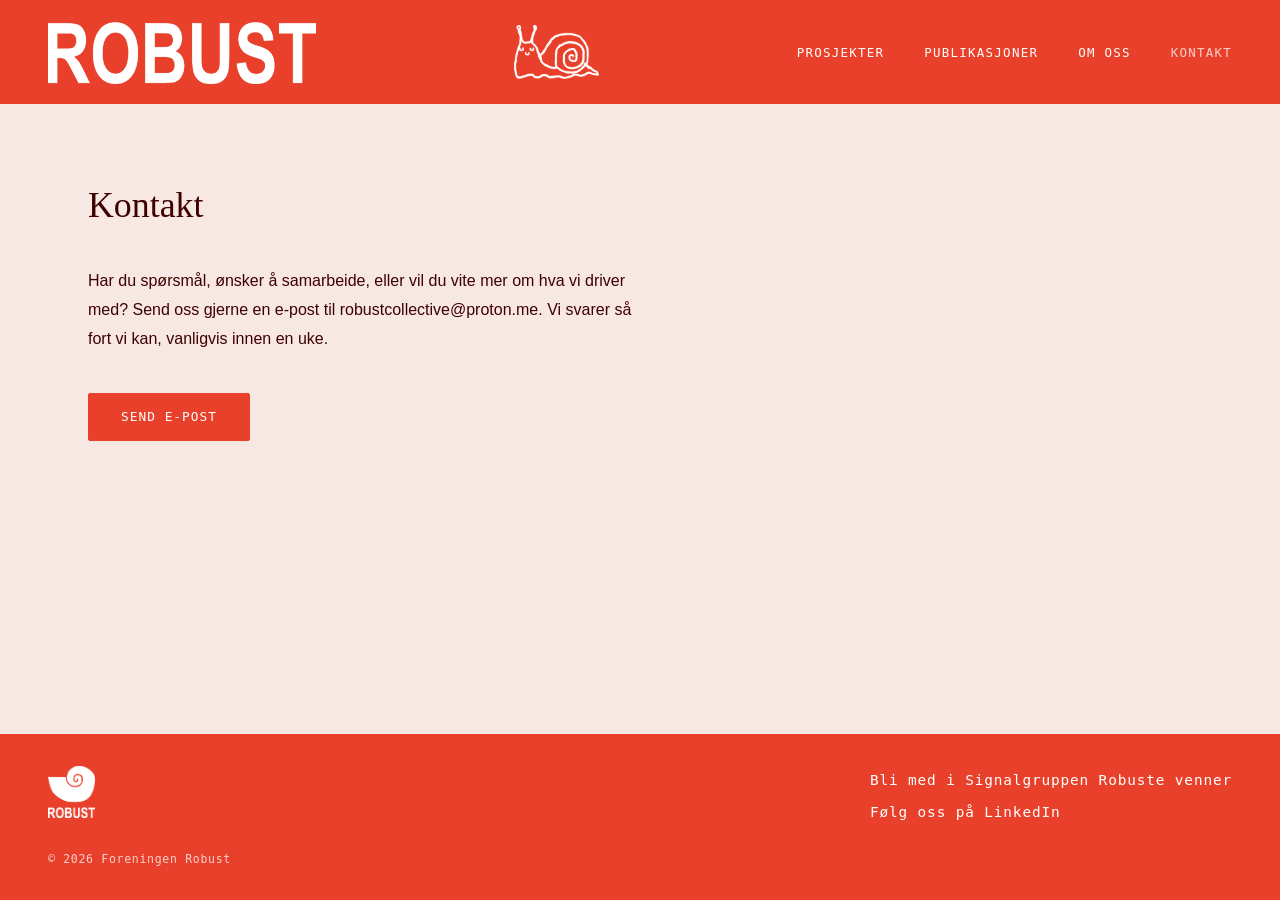
<file: kontakt.html>
<!DOCTYPE html>
<html lang="no">
<head>
  <meta charset="UTF-8">
  <meta name="viewport" content="width=device-width, initial-scale=1.0">
  <title>Kontakt — Robust</title>
  <meta name="description" content="Ta kontakt med Foreningen Robust.">
  <link rel="icon" href="fav.png" type="image/png">
  <link rel="stylesheet" href="style.css">
</head>
<body>

  <nav>
    <a class="nav-logo" href="index.html">
      <img src="logo red 1.png" alt="Robust" class="logo-red"><img src="logohvit.png" alt="Robust" class="logo-white">
    </a>
    <button class="nav-burger" aria-label="Meny" onclick="this.closest('nav').classList.toggle('nav-open')"><img src="snail.png" alt="Meny" class="burger-desktop"><img src="snailmeny.png" alt="Meny" class="burger-mobile"></button>
    <ul class="nav-links" onclick="this.closest('nav').classList.remove('nav-open')">
      <li><a href="prosjekter.html">Prosjekter</a></li>
      <li><a href="publikasjoner.html">Publikasjoner</a></li>
      <li><a href="om-oss.html">Om oss</a></li>
      <li><a href="kontakt.html" class="active">Kontakt</a></li>
    </ul>
  </nav>

  <main>

    <!-- SIDETITTEL -->
    <div class="page-header" style="padding-bottom: 0;">
      <div class="container">
        <h1>Kontakt</h1>
      </div>
    </div>

    <!-- KONTAKTINFO -->
    <section class="section" style="padding-top: 2.5rem;">
      <div class="container">
        <div class="contact-body">
          <p>Har du spørsmål, ønsker å samarbeide, eller vil du vite mer om hva vi driver med? Send oss gjerne en e-post til robustcollective@proton.me. Vi svarer så fort vi kan, vanligvis innen en uke.</p>
          <div>
            <a href="mailto:robustcollective@proton.me" target="_blank" class="btn btn-primary">
              Send e-post
            </a>
          </div>
        </div>
      </div>
    </section>


  </main>

  <footer>
    <div class="footer-inner"><div class="footer-top">
      <div class="footer-logo">
        <img src="logowhite.png" alt="Robust" class="footer-logo-img">
      </div>
      <ul class="footer-links">
        <li><a href="https://signal.group/#CjQKIJ4SSeZuH4mq6cdh6GIRqtKeZezn3TrAsWxn2lEzFUPNEhBRmpAcNc6Ocf1e-8gr5O7P" target="_blank" rel="noopener">Bli med i Signalgruppen Robuste venner</a></li>
        <li><a href="https://www.linkedin.com/company/foreningen-robust/?viewAsMember=true" target="_blank" rel="noopener">Følg oss på LinkedIn</a></li>
      </ul>
    </div>
      <span class="footer-copy">© 2026 Foreningen Robust</span>
    </div>
  </footer>

</body>
</html>
</file>
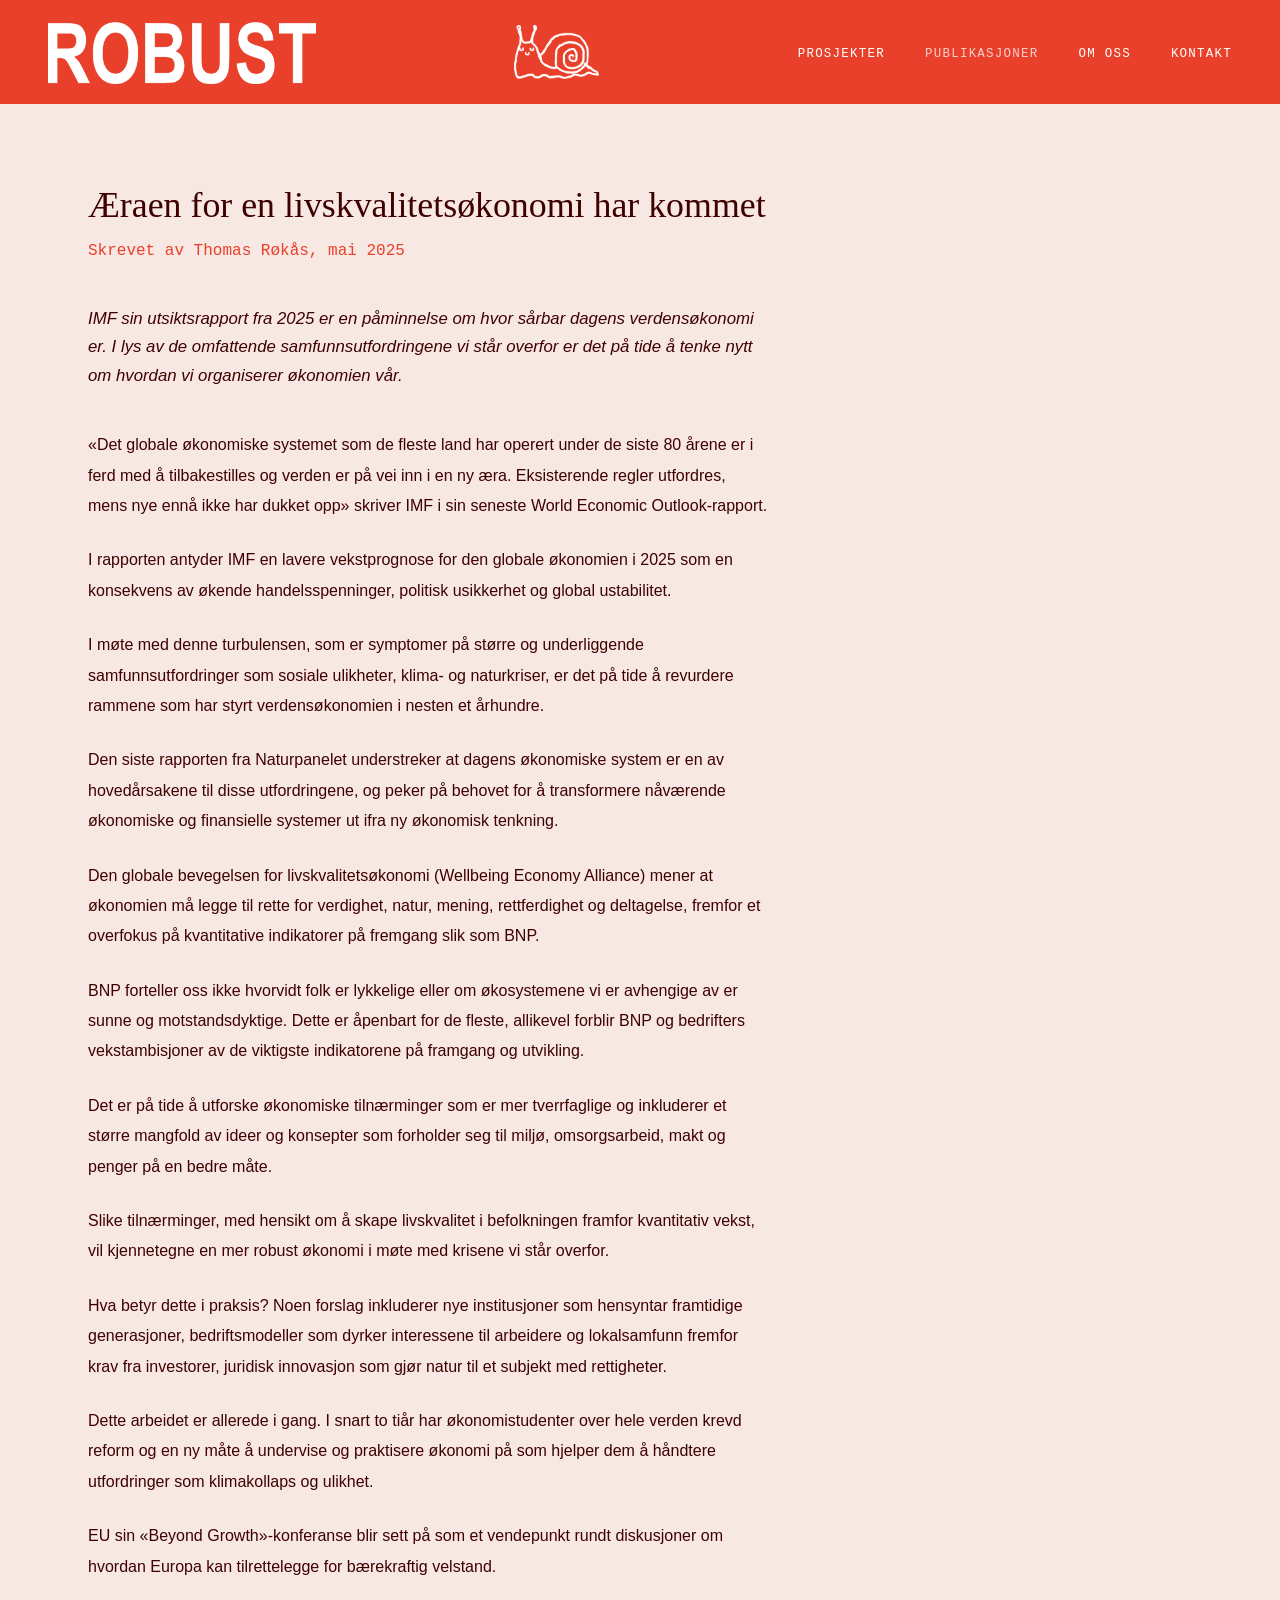
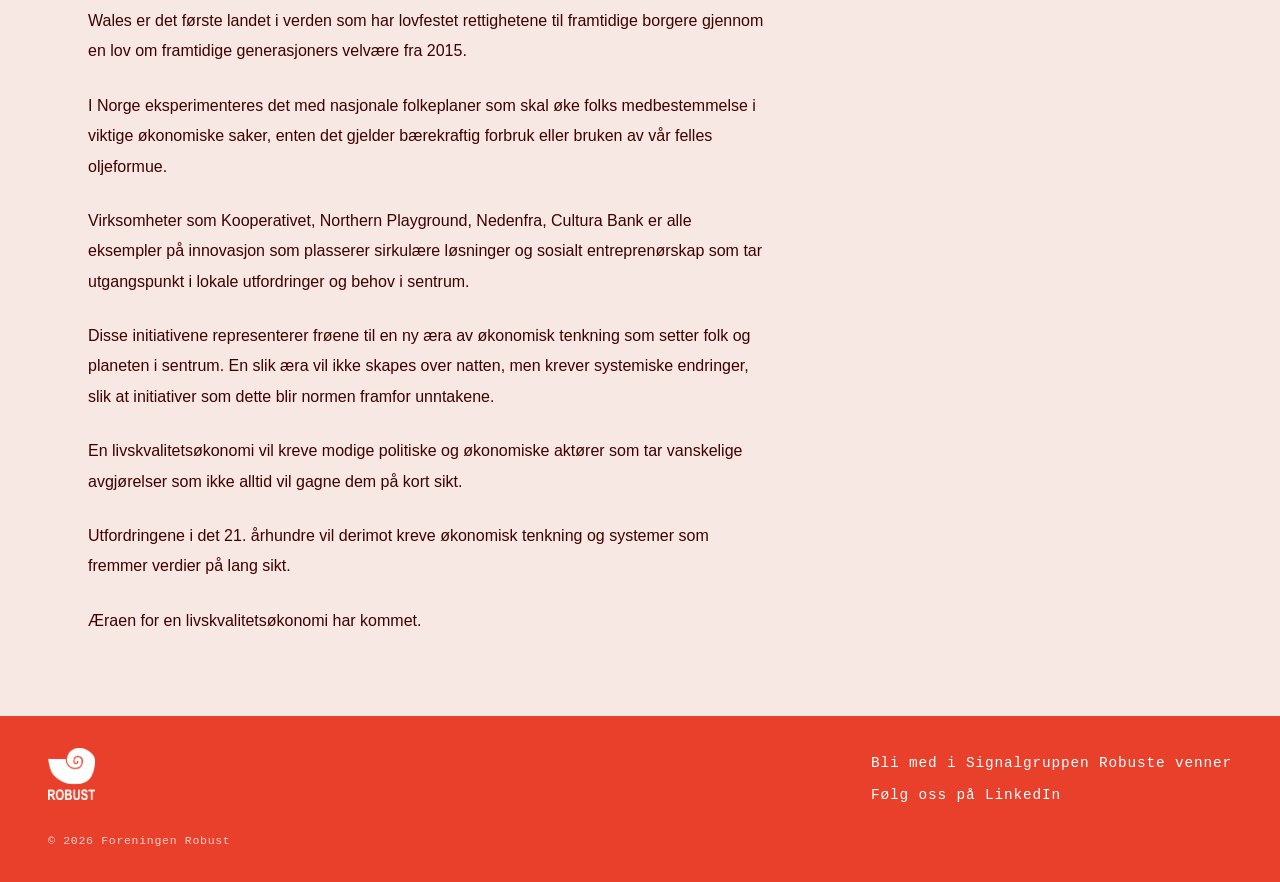
<file: livskvalitetsokonomi.html>
<!DOCTYPE html>
<html lang="no">
<head>
  <meta charset="UTF-8">
  <meta name="viewport" content="width=device-width, initial-scale=1.0">
  <title>Æraen for en livskvalitetsøkonomi har kommet — Robust</title>
  <meta name="description" content="IMF sin utsiktsrapport fra 2025 er en påminnelse om hvor sårbar dagens verdensøkonomi er. I lys av de omfattende samfunnsutfordringene vi står overfor er det på tide å tenke nytt om hvordan vi organiserer økonomien vår.">
  <link rel="icon" href="fav.png" type="image/png">
  <link rel="stylesheet" href="style.css">
</head>
<body>

  <nav>
    <a class="nav-logo" href="index.html">
      <img src="logo red 1.png" alt="Robust" class="logo-red"><img src="logohvit.png" alt="Robust" class="logo-white">
    </a>
    <button class="nav-burger" aria-label="Meny" onclick="this.closest('nav').classList.toggle('nav-open')"><img src="snail.png" alt="Meny" class="burger-desktop"><img src="snailmeny.png" alt="Meny" class="burger-mobile"></button>
    <ul class="nav-links" onclick="this.closest('nav').classList.remove('nav-open')">
      <li><a href="prosjekter.html">Prosjekter</a></li>
      <li><a href="publikasjoner.html" class="active">Publikasjoner</a></li>
      <li><a href="om-oss.html">Om oss</a></li>
      <li><a href="kontakt.html">Kontakt</a></li>
    </ul>
  </nav>

  <main>

    <div class="page-header" style="padding-bottom: 1rem;">
      <div class="container">
        <h1>Æraen for en livskvalitetsøkonomi har kommet</h1>
        <p class="article-byline">Skrevet av Thomas Røkås, mai 2025</p>
        <p class="subtitle">IMF sin utsiktsrapport fra 2025 er en påminnelse om hvor sårbar dagens verdensøkonomi er. I lys av de omfattende samfunnsutfordringene vi står overfor er det på tide å tenke nytt om hvordan vi organiserer økonomien vår.</p>
      </div>
    </div>

    <section class="section" style="padding-top: 1.5rem;">
      <div class="container">
        <div class="article-body">

          <p>«Det globale økonomiske systemet som de fleste land har operert under de siste 80 årene er i ferd med å tilbakestilles og verden er på vei inn i en ny æra. Eksisterende regler utfordres, mens nye ennå ikke har dukket opp» skriver IMF i sin seneste World Economic Outlook-rapport.</p>

          <p>I rapporten antyder IMF en lavere vekstprognose for den globale økonomien i 2025 som en konsekvens av økende handelsspenninger, politisk usikkerhet og global ustabilitet.</p>

          <p>I møte med denne turbulensen, som er symptomer på større og underliggende samfunnsutfordringer som sosiale ulikheter, klima- og naturkriser, er det på tide å revurdere rammene som har styrt verdensøkonomien i nesten et århundre.</p>

          <p>Den siste rapporten fra Naturpanelet understreker at dagens økonomiske system er en av hovedårsakene til disse utfordringene, og peker på behovet for å transformere nåværende økonomiske og finansielle systemer ut ifra ny økonomisk tenkning.</p>

          <p>Den globale bevegelsen for livskvalitetsøkonomi (Wellbeing Economy Alliance) mener at økonomien må legge til rette for verdighet, natur, mening, rettferdighet og deltagelse, fremfor et overfokus på kvantitative indikatorer på fremgang slik som BNP.</p>

          <p>BNP forteller oss ikke hvorvidt folk er lykkelige eller om økosystemene vi er avhengige av er sunne og motstandsdyktige. Dette er åpenbart for de fleste, allikevel forblir BNP og bedrifters vekstambisjoner av de viktigste indikatorene på framgang og utvikling.</p>

          <p>Det er på tide å utforske økonomiske tilnærminger som er mer tverrfaglige og inkluderer et større mangfold av ideer og konsepter som forholder seg til miljø, omsorgsarbeid, makt og penger på en bedre måte.</p>

          <p>Slike tilnærminger, med hensikt om å skape livskvalitet i befolkningen framfor kvantitativ vekst, vil kjennetegne en mer robust økonomi i møte med krisene vi står overfor.</p>

          <p>Hva betyr dette i praksis? Noen forslag inkluderer nye institusjoner som hensyntar framtidige generasjoner, bedriftsmodeller som dyrker interessene til arbeidere og lokalsamfunn fremfor krav fra investorer, juridisk innovasjon som gjør natur til et subjekt med rettigheter.</p>

          <p>Dette arbeidet er allerede i gang. I snart to tiår har økonomistudenter over hele verden krevd reform og en ny måte å undervise og praktisere økonomi på som hjelper dem å håndtere utfordringer som klimakollaps og ulikhet.</p>

          <p>EU sin «Beyond Growth»-konferanse blir sett på som et vendepunkt rundt diskusjoner om hvordan Europa kan tilrettelegge for bærekraftig velstand.</p>

          <p>Wales er det første landet i verden som har lovfestet rettighetene til framtidige borgere gjennom en lov om framtidige generasjoners velvære fra 2015.</p>

          <p>I Norge eksperimenteres det med nasjonale folkeplaner som skal øke folks medbestemmelse i viktige økonomiske saker, enten det gjelder bærekraftig forbruk eller bruken av vår felles oljeformue.</p>

          <p>Virksomheter som Kooperativet, Northern Playground, Nedenfra, Cultura Bank er alle eksempler på innovasjon som plasserer sirkulære løsninger og sosialt entreprenørskap som tar utgangspunkt i lokale utfordringer og behov i sentrum.</p>

          <p>Disse initiativene representerer frøene til en ny æra av økonomisk tenkning som setter folk og planeten i sentrum. En slik æra vil ikke skapes over natten, men krever systemiske endringer, slik at initiativer som dette blir normen framfor unntakene.</p>

          <p>En livskvalitetsøkonomi vil kreve modige politiske og økonomiske aktører som tar vanskelige avgjørelser som ikke alltid vil gagne dem på kort sikt.</p>

          <p>Utfordringene i det 21. århundre vil derimot kreve økonomisk tenkning og systemer som fremmer verdier på lang sikt.</p>

          <p>Æraen for en livskvalitetsøkonomi har kommet.</p>

        </div>
      </div>
    </section>

  </main>

  <footer>
    <div class="footer-inner"><div class="footer-top">
      <div class="footer-logo">
        <img src="logowhite.png" alt="Robust" class="footer-logo-img">
      </div>
      <ul class="footer-links">
        <li><a href="https://signal.group/#CjQKIJ4SSeZuH4mq6cdh6GIRqtKeZezn3TrAsWxn2lEzFUPNEhBRmpAcNc6Ocf1e-8gr5O7P" target="_blank" rel="noopener">Bli med i Signalgruppen Robuste venner</a></li>
        <li><a href="https://www.linkedin.com/company/foreningen-robust/?viewAsMember=true" target="_blank" rel="noopener">Følg oss på LinkedIn</a></li>
      </ul>
    </div>
      <span class="footer-copy">© 2026 Foreningen Robust</span>
    </div>
  </footer>

</body>
</html>
</file>
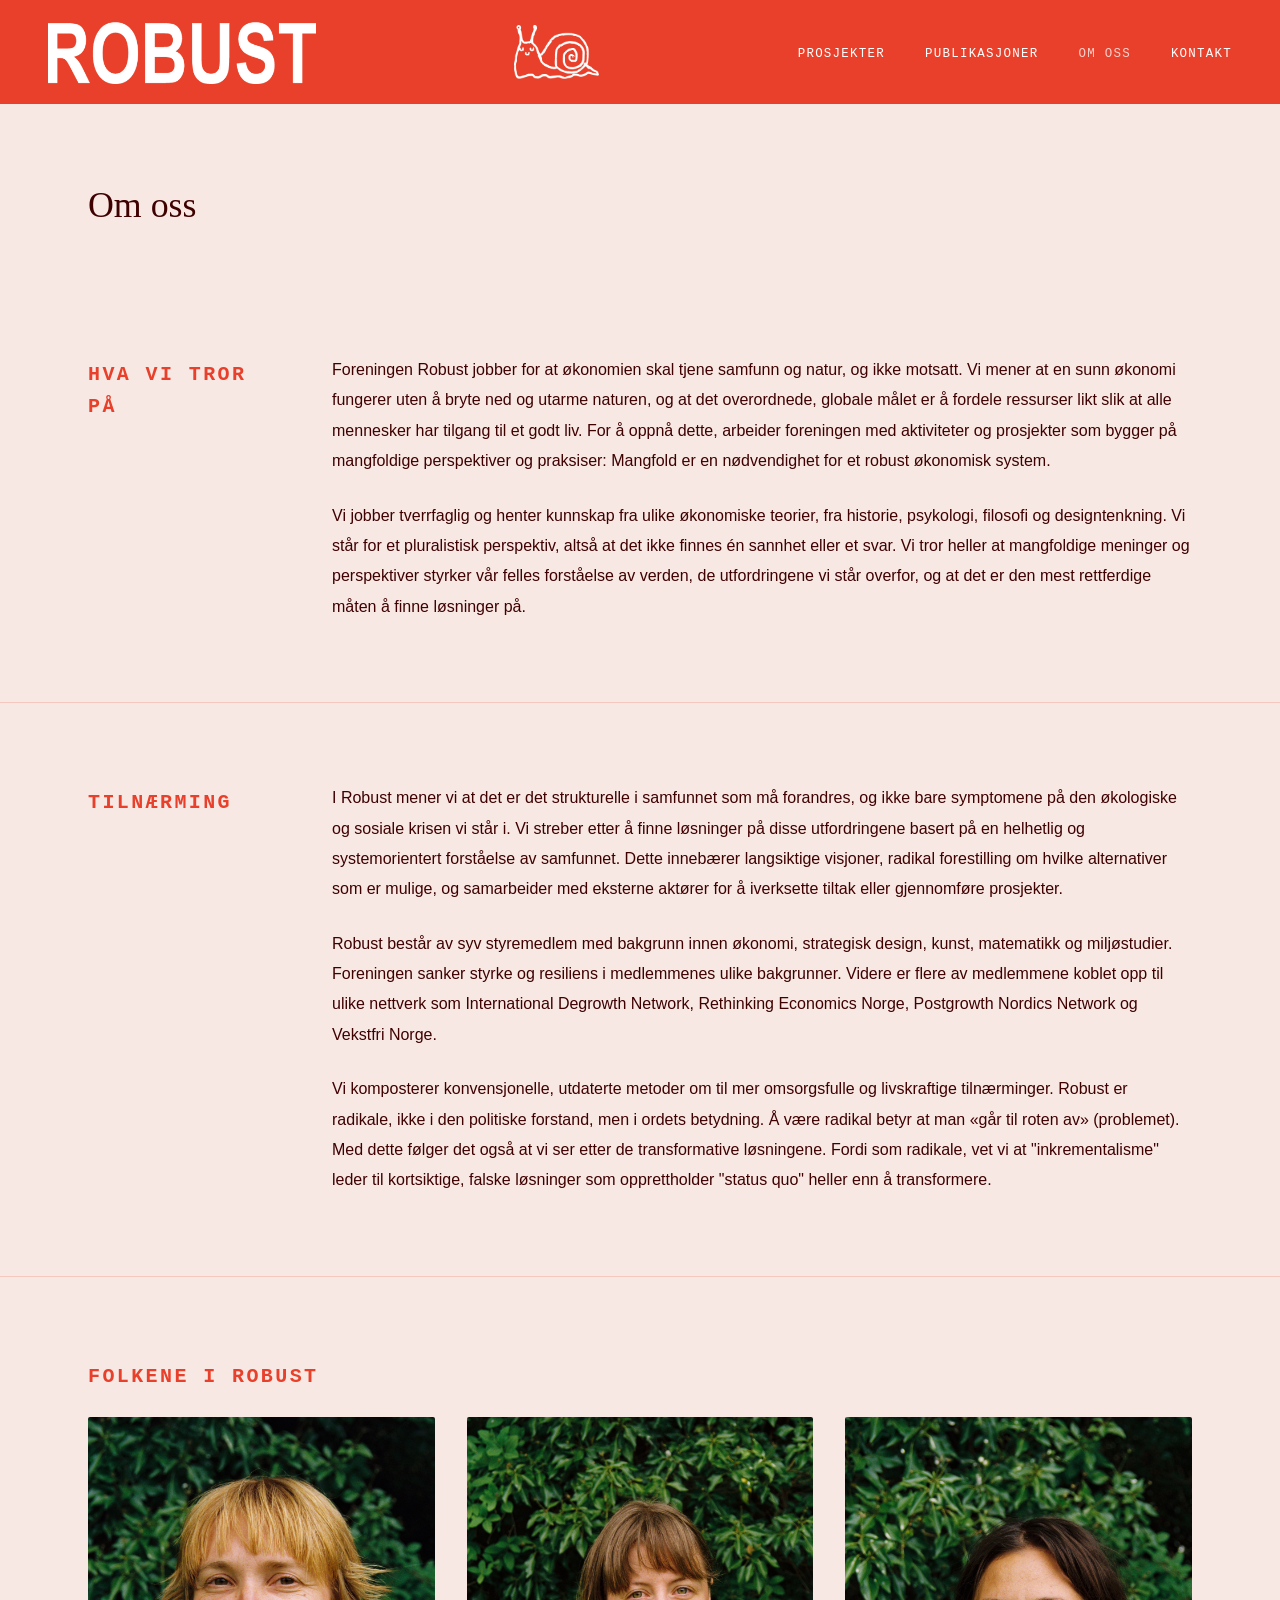
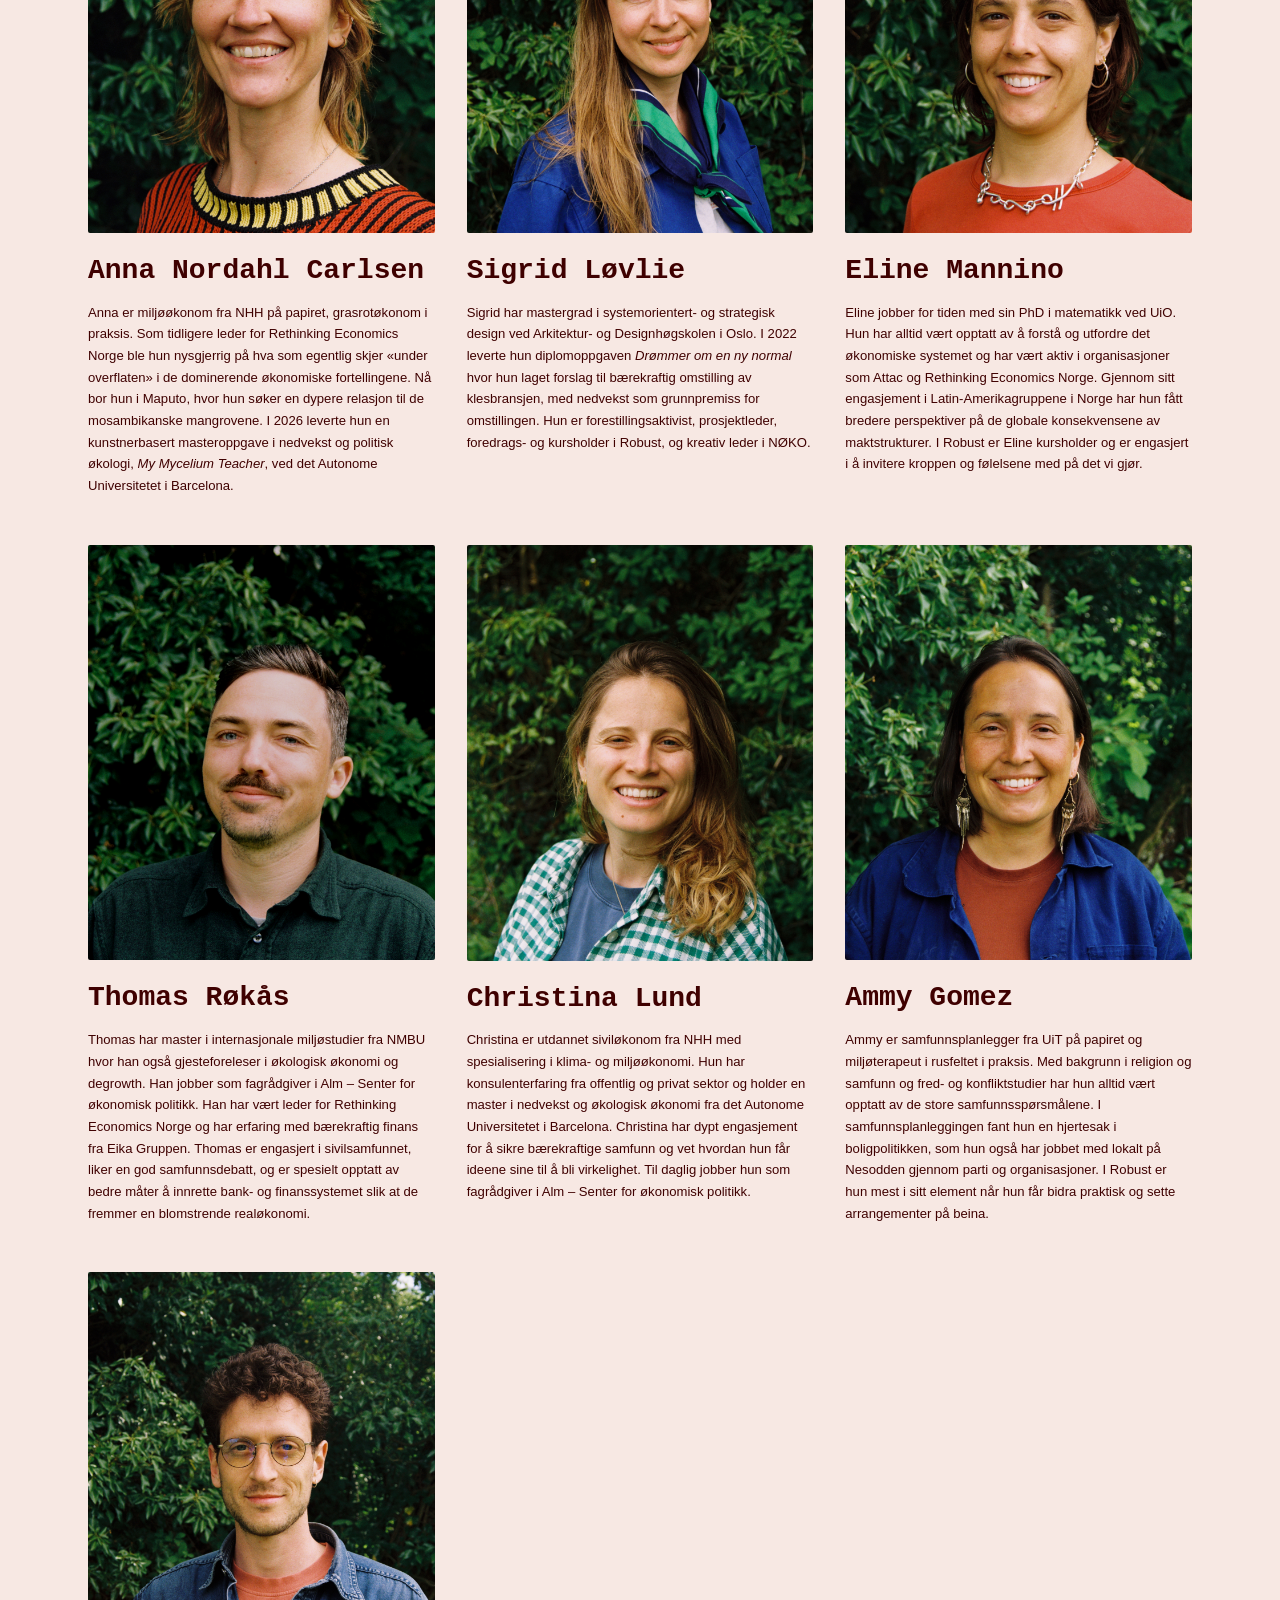
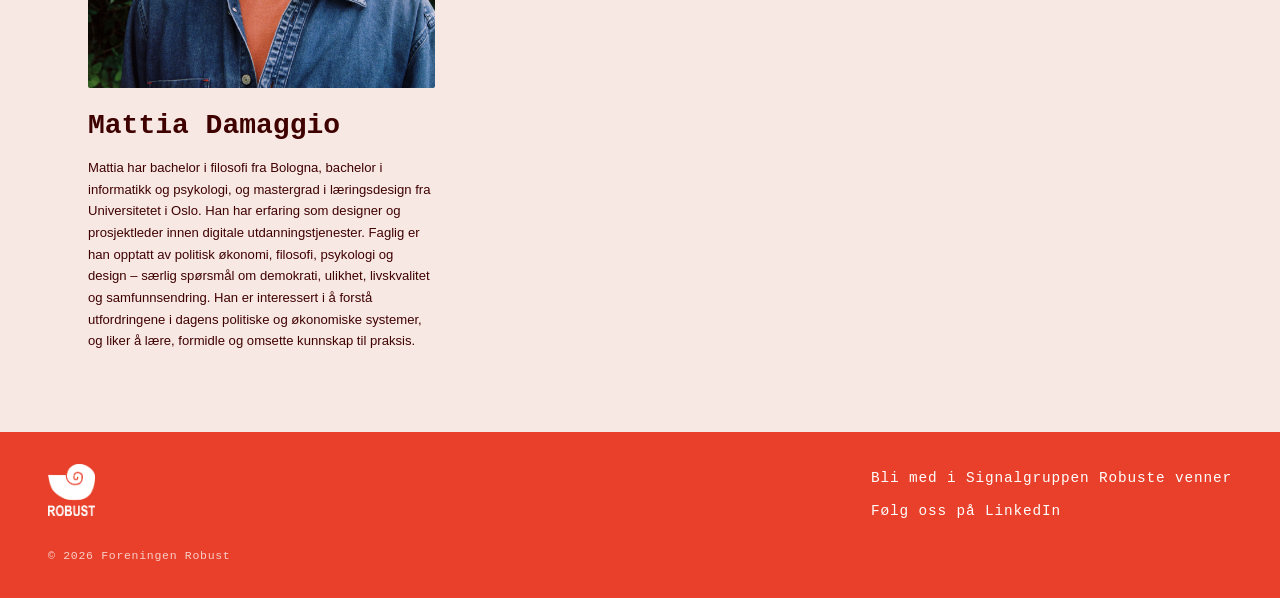
<file: om-oss.html>
<!DOCTYPE html>
<html lang="no">
<head>
  <meta charset="UTF-8">
  <meta name="viewport" content="width=device-width, initial-scale=1.0">
  <title>Om oss — Robust</title>
  <meta name="description" content="Foreningen Robust jobber for at økonomien skal tjene samfunn og natur. Les om hvem vi er og hva vi tror på.">
  <link rel="icon" href="fav.png" type="image/png">
  <link rel="stylesheet" href="style.css">
</head>
<body>

  <nav>
    <a class="nav-logo" href="index.html">
      <img src="logo red 1.png" alt="Robust" class="logo-red"><img src="logohvit.png" alt="Robust" class="logo-white">
    </a>
    <button class="nav-burger" aria-label="Meny" onclick="this.closest('nav').classList.toggle('nav-open')"><img src="snail.png" alt="Meny" class="burger-desktop"><img src="snailmeny.png" alt="Meny" class="burger-mobile"></button>
    <ul class="nav-links" onclick="this.closest('nav').classList.remove('nav-open')">
      <li><a href="prosjekter.html">Prosjekter</a></li>
      <li><a href="publikasjoner.html">Publikasjoner</a></li>
      <li><a href="om-oss.html" class="active">Om oss</a></li>
      <li><a href="kontakt.html">Kontakt</a></li>
    </ul>
  </nav>

  <main>

    <!-- SIDETITTEL -->
    <div class="page-header">
      <div class="container">
        <h1>Om oss</h1>
      </div>
    </div>

    <!-- TEKST SEKSJON 1 -->
    <section class="section">
      <div class="container">
        <div class="hva-inner">
          <span class="section-label">Hva vi tror på</span>
          <div class="content-block">
            <p>Foreningen Robust jobber for at økonomien skal tjene samfunn og natur, og ikke motsatt. Vi mener at en sunn økonomi fungerer uten å bryte ned og utarme naturen, og at det overordnede, globale målet er å fordele ressurser likt slik at alle mennesker har tilgang til et godt liv. For å oppnå dette, arbeider foreningen med aktiviteter og prosjekter som bygger på mangfoldige perspektiver og praksiser: Mangfold er en nødvendighet for et robust økonomisk system.</p>
            <p>Vi jobber tverrfaglig og henter kunnskap fra ulike økonomiske teorier, fra historie, psykologi, filosofi og designtenkning. Vi står for et pluralistisk perspektiv, altså at det ikke finnes én sannhet eller et svar. Vi tror heller at mangfoldige meninger og perspektiver styrker vår felles forståelse av verden, de utfordringene vi står overfor, og at det er den mest rettferdige måten å finne løsninger på.</p>
          </div>
        </div>
      </div>
    </section>

    <!-- TEKST SEKSJON 2 -->
    <section class="section">
      <div class="container">
        <div class="hva-inner">
          <span class="section-label">Tilnærming</span>
          <div class="content-block">
            <p>I Robust mener vi at det er det strukturelle i samfunnet som må forandres, og ikke bare symptomene på den økologiske og sosiale krisen vi står i. Vi streber etter å finne løsninger på disse utfordringene basert på en helhetlig og systemorientert forståelse av samfunnet. Dette innebærer langsiktige visjoner, radikal forestilling om hvilke alternativer som er mulige, og samarbeider med eksterne aktører for å iverksette tiltak eller gjennomføre prosjekter.</p>
            <p>Robust består av syv styremedlem med bakgrunn innen økonomi, strategisk design, kunst, matematikk og miljøstudier. Foreningen sanker styrke og resiliens i medlemmenes ulike bakgrunner. Videre er flere av medlemmene koblet opp til ulike nettverk som International Degrowth Network, Rethinking Economics Norge, Postgrowth Nordics Network og Vekstfri Norge.</p>
            <p>Vi komposterer konvensjonelle, utdaterte metoder om til mer omsorgsfulle og livskraftige tilnærminger. Robust er radikale, ikke i den politiske forstand, men i ordets betydning. Å være radikal betyr at man «går til roten av» (problemet). Med dette følger det også at vi ser etter de transformative løsningene. Fordi som radikale, vet vi at "inkrementalisme" leder til kortsiktige, falske løsninger som opprettholder "status quo" heller enn å transformere.</p>
          </div>
        </div>
      </div>
    </section>

    <!-- STYREMEDLEMMER -->
    <section class="section">
      <div class="container">
        <span class="section-label" style="display:block; margin-bottom: 1.5rem;">Folkene i Robust</span>
        <div class="team-list">
            <div class="team-member">
              <img src="anna.JPG" alt="Anna Nordahl Carlsen" class="team-photo">
              <div class="team-member-info">
                <span class="team-member-name">Anna Nordahl Carlsen</span>
                <p class="team-member-bio">Anna er miljøøkonom fra NHH på papiret, grasrotøkonom i praksis. Som tidligere leder for Rethinking Economics Norge ble hun nysgjerrig på hva som egentlig skjer «under overflaten» i de dominerende økonomiske fortellingene. Nå bor hun i Maputo, hvor hun søker en dypere relasjon til de mosambikanske mangrovene. I 2026 leverte hun en kunstnerbasert masteroppgave i nedvekst og politisk økologi, <em>My Mycelium Teacher</em>, ved det Autonome Universitetet i Barcelona.</p>
              </div>
            </div>
            <div class="team-member">
              <img src="sigrid.JPG" alt="Sigrid Løvlie" class="team-photo">
              <div class="team-member-info">
                <span class="team-member-name">Sigrid Løvlie</span>
                <p class="team-member-bio">Sigrid har mastergrad i systemorientert- og strategisk design ved Arkitektur- og Designhøgskolen i Oslo. I 2022 leverte hun diplomoppgaven <em>Drømmer om en ny normal</em> hvor hun laget forslag til bærekraftig omstilling av klesbransjen, med nedvekst som grunnpremiss for omstillingen. Hun er forestillingsaktivist, prosjektleder, foredrags- og kursholder i Robust, og kreativ leder i NØKO.</p>
              </div>
            </div>
            <div class="team-member">
              <img src="eline.JPG" alt="Eline Mannino" class="team-photo">
              <div class="team-member-info">
                <span class="team-member-name">Eline Mannino</span>
                <p class="team-member-bio">Eline jobber for tiden med sin PhD i matematikk ved UiO. Hun har alltid vært opptatt av å forstå og utfordre det økonomiske systemet og har vært aktiv i organisasjoner som Attac og Rethinking Economics Norge. Gjennom sitt engasjement i Latin-Amerikagruppene i Norge har hun fått bredere perspektiver på de globale konsekvensene av maktstrukturer. I Robust er Eline kursholder og er engasjert i å invitere kroppen og følelsene med på det vi gjør.</p>
              </div>
            </div>
            <div class="team-member">
              <img src="thomas.JPG" alt="Thomas Røkås" class="team-photo">
              <div class="team-member-info">
                <span class="team-member-name">Thomas Røkås</span>
                <p class="team-member-bio">Thomas har master i internasjonale miljøstudier fra NMBU hvor han også gjesteforeleser i økologisk økonomi og degrowth. Han jobber som fagrådgiver i Alm – Senter for økonomisk politikk. Han har vært leder for Rethinking Economics Norge og har erfaring med bærekraftig finans fra Eika Gruppen. Thomas er engasjert i sivilsamfunnet, liker en god samfunnsdebatt, og er spesielt opptatt av bedre måter å innrette bank- og finanssystemet slik at de fremmer en blomstrende realøkonomi.</p>
              </div>
            </div>
            <div class="team-member">
              <img src="christina.JPG" alt="Christina Lund" class="team-photo">
              <div class="team-member-info">
                <span class="team-member-name">Christina Lund</span>
                <p class="team-member-bio">Christina er utdannet siviløkonom fra NHH med spesialisering i klima- og miljøøkonomi. Hun har konsulenterfaring fra offentlig og privat sektor og holder en master i nedvekst og økologisk økonomi fra det Autonome Universitetet i Barcelona. Christina har dypt engasjement for å sikre bærekraftige samfunn og vet hvordan hun får ideene sine til å bli virkelighet. Til daglig jobber hun som fagrådgiver i Alm – Senter for økonomisk politikk.</p>
              </div>
            </div>
            <div class="team-member">
              <img src="ammy.JPG" alt="Ammy Gomez" class="team-photo">
              <div class="team-member-info">
                <span class="team-member-name">Ammy Gomez</span>
                <p class="team-member-bio">Ammy er samfunnsplanlegger fra UiT på papiret og miljøterapeut i rusfeltet i praksis. Med bakgrunn i religion og samfunn og fred- og konfliktstudier har hun alltid vært opptatt av de store samfunnsspørsmålene. I samfunnsplanleggingen fant hun en hjertesak i boligpolitikken, som hun også har jobbet med lokalt på Nesodden gjennom parti og organisasjoner. I Robust er hun mest i sitt element når hun får bidra praktisk og sette arrangementer på beina.</p>
              </div>
            </div>
            <div class="team-member">
              <img src="mattia.JPG" alt="Mattia Damaggio" class="team-photo">
              <div class="team-member-info">
                <span class="team-member-name">Mattia Damaggio</span>
                <p class="team-member-bio">Mattia har bachelor i filosofi fra Bologna, bachelor i informatikk og psykologi, og mastergrad i læringsdesign fra Universitetet i Oslo. Han har erfaring som designer og prosjektleder innen digitale utdanningstjenester. Faglig er han opptatt av politisk økonomi, filosofi, psykologi og design – særlig spørsmål om demokrati, ulikhet, livskvalitet og samfunnsendring. Han er interessert i å forstå utfordringene i dagens politiske og økonomiske systemer, og liker å lære, formidle og omsette kunnskap til praksis.</p>
              </div>
            </div>
          </div>
      </div>
    </section>

  </main>

  <footer>
    <div class="footer-inner"><div class="footer-top">
      <div class="footer-logo">
        <img src="logowhite.png" alt="Robust" class="footer-logo-img">
      </div>
      <ul class="footer-links">
        <li><a href="https://signal.group/#CjQKIJ4SSeZuH4mq6cdh6GIRqtKeZezn3TrAsWxn2lEzFUPNEhBRmpAcNc6Ocf1e-8gr5O7P" target="_blank" rel="noopener">Bli med i Signalgruppen Robuste venner</a></li>
        <li><a href="https://www.linkedin.com/company/foreningen-robust/?viewAsMember=true" target="_blank" rel="noopener">Følg oss på LinkedIn</a></li>
      </ul>
    </div>
      <span class="footer-copy">© 2026 Foreningen Robust</span>
    </div>
  </footer>

</body>
</html>
</file>
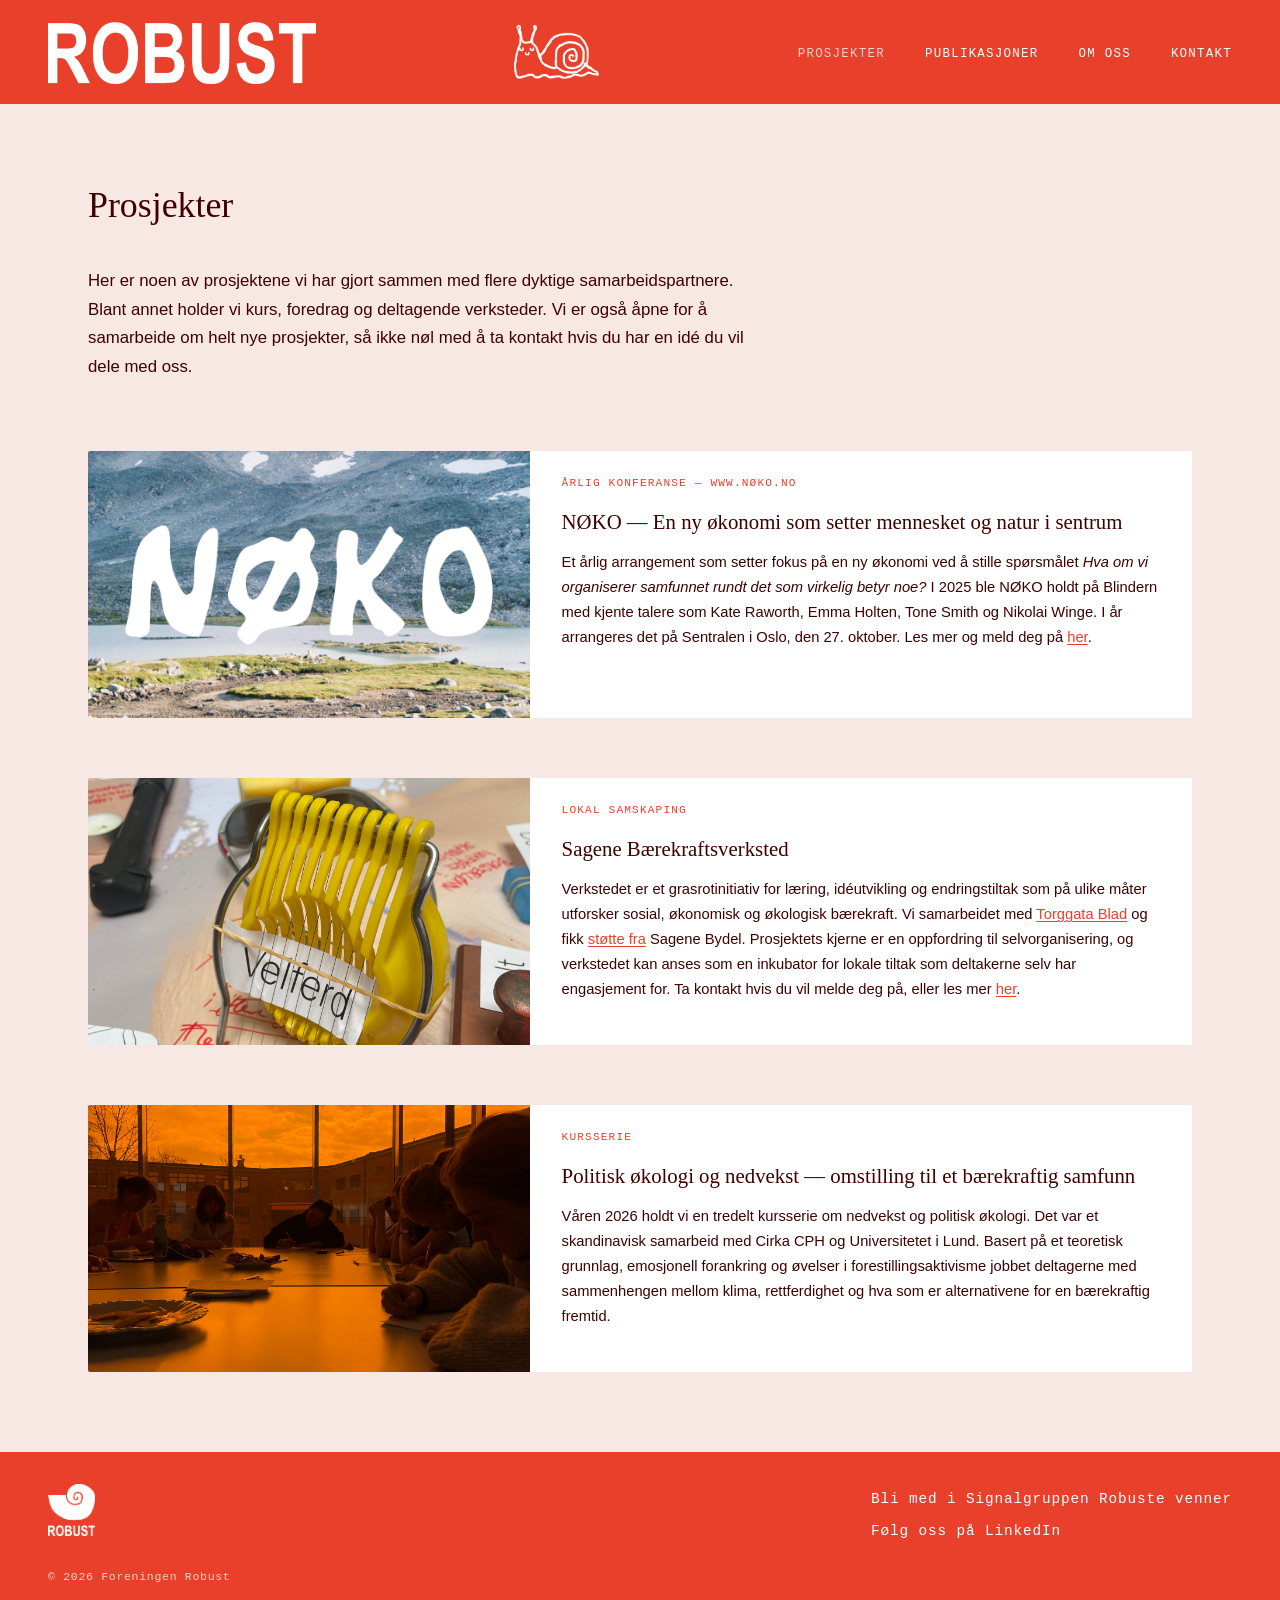
<file: prosjekter.html>
<!DOCTYPE html>
<html lang="no">
<head>
  <meta charset="UTF-8">
  <meta name="viewport" content="width=device-width, initial-scale=1.0">
  <title>Prosjekter — Robust</title>
  <meta name="description" content="Se hvilke prosjekter og aktiviteter Foreningen Robust arbeider med.">
  <link rel="icon" href="fav.png" type="image/png">
  <link rel="stylesheet" href="style.css">
</head>
<body>

  <nav>
    <a class="nav-logo" href="index.html">
      <img src="logo red 1.png" alt="Robust" class="logo-red"><img src="logohvit.png" alt="Robust" class="logo-white">
    </a>
    <button class="nav-burger" aria-label="Meny" onclick="this.closest('nav').classList.toggle('nav-open')"><img src="snail.png" alt="Meny" class="burger-desktop"><img src="snailmeny.png" alt="Meny" class="burger-mobile"></button>
    <ul class="nav-links" onclick="this.closest('nav').classList.remove('nav-open')">
      <li><a href="prosjekter.html" class="active">Prosjekter</a></li>
      <li><a href="publikasjoner.html">Publikasjoner</a></li>
      <li><a href="om-oss.html">Om oss</a></li>
      <li><a href="kontakt.html">Kontakt</a></li>
    </ul>
  </nav>

  <main>

    <!-- SIDETITTEL -->
    <div class="page-header" style="padding-bottom: 0;">
      <div class="container">
        <h1>Prosjekter</h1>
        <p class="subtitle" style="font-style: normal;">Her er noen av prosjektene vi har gjort sammen med flere dyktige samarbeidspartnere. Blant annet holder vi kurs, foredrag og deltagende verksteder. Vi er også åpne for å samarbeide om helt nye prosjekter, så ikke nøl med å ta kontakt hvis du har en idé du vil dele med oss.</p>
      </div>
    </div>

    <!-- PROSJEKTER -->
    <section class="section" style="padding-top: 70px;">
      <div class="container">
        <div class="projects-grid">

          <div class="project-card">
            <div class="project-card-img-wrap"><img src="Component 1.png" alt="NØKO" class="project-card-img"></div>
            <div class="project-card-body">
              <a href="http://www.nøko.no" target="_blank" rel="noopener" class="project-card-label project-card-label--link">Årlig konferanse — www.nøko.no</a>
              <h3>NØKO — En ny økonomi som setter mennesket og natur i sentrum</h3>
              <p>Et årlig arrangement som setter fokus på en ny økonomi ved å stille spørsmålet <em>Hva om vi organiserer samfunnet rundt det som virkelig betyr noe?</em> I 2025 ble NØKO holdt på Blindern med kjente talere som Kate Raworth, Emma Holten, Tone Smith og Nikolai Winge. I år arrangeres det på Sentralen i Oslo, den 27. oktober. Les mer og meld deg på <a href="http://www.nøko.no" target="_blank" rel="noopener" class="project-link">her</a>.</p>
            </div>
          </div>

          <div class="project-card">
            <div class="project-card-img-wrap"><img src="velferd.jpg" alt="Sagene Bærekraftsverksted" class="project-card-img"></div>
            <div class="project-card-body">
              <div class="project-card-label">Lokal samskaping</div>
              <h3>Sagene Bærekraftsverksted</h3>
              <p>Verkstedet er et grasrotinitiativ for læring, idéutvikling og endringstiltak som på ulike måter utforsker sosial, økonomisk og økologisk bærekraft. Vi samarbeidet med <a href="http://www.torggatablad.no" target="_blank" rel="noopener" class="project-link">Torggata Blad</a> og fikk <a href="https://www.oslo.kommune.no/tilskudd-legater-og-stipend/gronne-midler-i-bydel-sagene/" target="_blank" rel="noopener" class="project-link">støtte fra</a> Sagene Bydel. Prosjektets kjerne er en oppfordring til selvorganisering, og verkstedet kan anses som en inkubator for lokale tiltak som deltakerne selv har engasjement for. Ta kontakt hvis du vil melde deg på, eller les mer <a href="https://torggatablad.no/sagene-baerekraftsverksted-mars-workshop/" target="_blank" rel="noopener" class="project-link">her</a>.</p>
            </div>
          </div>

          <div class="project-card">
            <div class="project-card-img-wrap"><img src="kurs.jpg" alt="Politisk økologi og nedvekst" class="project-card-img"></div>
            <div class="project-card-body">
              <div class="project-card-label">Kursserie</div>
              <h3>Politisk økologi og nedvekst — omstilling til et bærekraftig samfunn</h3>
              <p>Våren 2026 holdt vi en tredelt kursserie om nedvekst og politisk økologi. Det var et skandinavisk samarbeid med Cirka CPH og Universitetet i Lund. Basert på et teoretisk grunnlag, emosjonell forankring og øvelser i forestillingsaktivisme jobbet deltagerne med sammenhengen mellom klima, rettferdighet og hva som er alternativene for en bærekraftig fremtid.</p>
            </div>
          </div>

        </div>
      </div>
    </section>

  </main>

  <footer>
    <div class="footer-inner"><div class="footer-top">
      <div class="footer-logo">
        <img src="logowhite.png" alt="Robust" class="footer-logo-img">
      </div>
      <ul class="footer-links">
        <li><a href="https://signal.group/#CjQKIJ4SSeZuH4mq6cdh6GIRqtKeZezn3TrAsWxn2lEzFUPNEhBRmpAcNc6Ocf1e-8gr5O7P" target="_blank" rel="noopener">Bli med i Signalgruppen Robuste venner</a></li>
        <li><a href="https://www.linkedin.com/company/foreningen-robust/?viewAsMember=true" target="_blank" rel="noopener">Følg oss på LinkedIn</a></li>
      </ul>
    </div>
      <span class="footer-copy">© 2026 Foreningen Robust</span>
    </div>
  </footer>

</body>
</html>
</file>
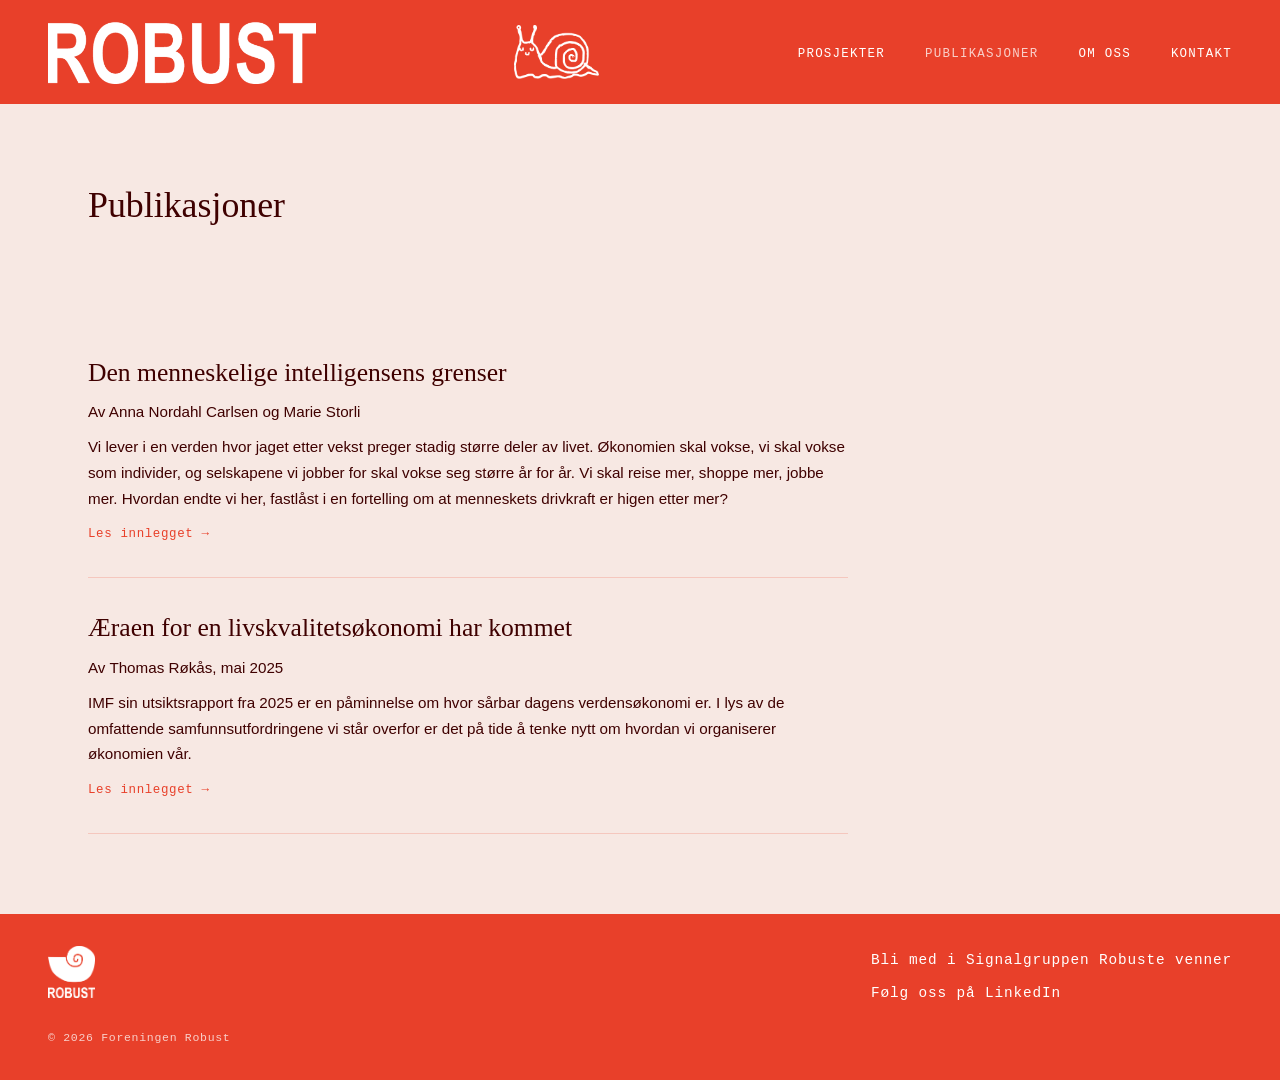
<file: publikasjoner.html>
<!DOCTYPE html>
<html lang="no">
<head>
  <meta charset="UTF-8">
  <meta name="viewport" content="width=device-width, initial-scale=1.0">
  <title>Publikasjoner — Robust</title>
  <meta name="description" content="Publikasjoner fra Foreningen Robust.">
  <link rel="icon" href="fav.png" type="image/png">
  <link rel="stylesheet" href="style.css">
</head>
<body>

  <nav>
    <a class="nav-logo" href="index.html">
      <img src="logo red 1.png" alt="Robust" class="logo-red"><img src="logohvit.png" alt="Robust" class="logo-white">
    </a>
    <button class="nav-burger" aria-label="Meny" onclick="this.closest('nav').classList.toggle('nav-open')"><img src="snail.png" alt="Meny" class="burger-desktop"><img src="snailmeny.png" alt="Meny" class="burger-mobile"></button>
    <ul class="nav-links" onclick="this.closest('nav').classList.remove('nav-open')">
      <li><a href="prosjekter.html">Prosjekter</a></li>
      <li><a href="publikasjoner.html" class="active">Publikasjoner</a></li>
      <li><a href="om-oss.html">Om oss</a></li>
      <li><a href="kontakt.html">Kontakt</a></li>
    </ul>
  </nav>

  <main>

    <div class="page-header">
      <div class="container">
        <h1>Publikasjoner</h1>
      </div>
    </div>
    
    <section class="section" style="padding-top: 3rem;">
      <div class="container">
        <div class="pub-list">
          
          <a href="growthstorlicarlsen.html" class="pub-card">
            <span class="pub-card-title">Den menneskelige intelligensens grenser</span>
            <span class="pub-card-author">Av Anna Nordahl Carlsen og Marie Storli</span>
            <p class="pub-card-ingress">Vi lever i en verden hvor jaget etter vekst preger stadig større deler av livet. Økonomien skal vokse, vi skal vokse som individer, og selskapene vi jobber for skal vokse seg større år for år. Vi skal reise mer, shoppe mer, jobbe mer. Hvordan endte vi her, fastlåst i en fortelling om at menneskets drivkraft er higen etter mer?</p>
            <span class="pub-card-link">Les innlegget →</span>
          </a>
          
          <a href="livskvalitetsokonomi.html" class="pub-card">
            <span class="pub-card-title">Æraen for en livskvalitetsøkonomi har kommet</span>
            <span class="pub-card-author">Av Thomas Røkås, mai 2025</span>
            <p class="pub-card-ingress">IMF sin utsiktsrapport fra 2025 er en påminnelse om hvor sårbar dagens verdensøkonomi er. I lys av de omfattende samfunnsutfordringene vi står overfor er det på tide å tenke nytt om hvordan vi organiserer økonomien vår.</p>
            <span class="pub-card-link">Les innlegget →</span>
          </a>
        </div>
      </div>
    </section>

  </main>

  <footer>
    <div class="footer-inner"><div class="footer-top">
      <div class="footer-logo">
        <img src="logowhite.png" alt="Robust" class="footer-logo-img">
      </div>
      <ul class="footer-links">
        <li><a href="https://signal.group/#CjQKIJ4SSeZuH4mq6cdh6GIRqtKeZezn3TrAsWxn2lEzFUPNEhBRmpAcNc6Ocf1e-8gr5O7P" target="_blank" rel="noopener">Bli med i Signalgruppen Robuste venner</a></li>
        <li><a href="https://www.linkedin.com/company/foreningen-robust/?viewAsMember=true" target="_blank" rel="noopener">Følg oss på LinkedIn</a></li>
      </ul>
    </div>
      <span class="footer-copy">© 2026 Foreningen Robust</span>
    </div>
  </footer>

</body>
</html>
</file>
<file: style.css>
*, *::before, *::after {
  box-sizing: border-box;
  margin: 0;
  padding: 0;
}

:root {
  --bg: #F7E8E3;
  --red: #E8402A;
  --text: #3F0000;
  --text-muted: #3F0000;
  --border: rgba(232, 64, 42, 0.2);
  --font: Arial, Helvetica, sans-serif;
}

html {
  font-size: 16px;
  scroll-behavior: smooth;
}

body {
  background-color: var(--bg);
  color: var(--text);
  font-family: var(--font);
  line-height: 1.6;
  min-height: 100vh;
  display: flex;
  flex-direction: column;
  overflow-x: hidden;
}

main {
  flex: 1;
}

/* ── NAV ──────────────────────────────────────────── */
nav {
  display: flex;
  align-items: center;
  justify-content: space-between;
  flex-wrap: wrap;
  padding: 1.25rem 3rem;
  position: sticky;
  top: 0;
  background-color: var(--red);
  z-index: 100;
}

.nav-logo img {
  height: 64px;
  width: auto;
}

.logo-red {
  display: none;
}

.logo-white {
  display: block;
}

.footer-logo .logo-white {
  display: none;
}

.nav-links {
  display: flex;
  flex-direction: row;
  list-style: none;
  gap: 2.5rem;
}

.nav-links a {
  text-decoration: none;
  color: white;
  font-family: monospace;
  font-size: 0.78rem;
  letter-spacing: 0.1em;
  text-transform: uppercase;
  transition: opacity 0.2s;
}

.nav-links a:hover,
.nav-links a.active {
  opacity: 0.75;
}

/* ── CONTAINER ────────────────────────────────────── */
.container {
  max-width: 1200px;
  margin: 0 auto;
  padding: 0 3rem;
}

/* ── SECTIONS ─────────────────────────────────────── */
.section {
  padding: 5rem 0;
  border-top: 1px solid var(--border);
}

.section:first-of-type {
  border-top: none;
}

/* ── HERO ─────────────────────────────────────────── */
.hero {
  padding: 5rem 0 4rem;
}

.hero-inner {
  display: grid;
  grid-template-columns: 42vw 1fr;
  gap: 4rem;
  align-items: center;
  padding-left: 3rem;
  padding-right: 3rem;
}

.hero-text {
  padding-left: 3rem;
  padding-top: 1rem;
  max-width: 560px;
}

.hero-text h1 {
  font-family: Georgia, serif;
  font-size: clamp(1.6rem, 2.6vw, 2.6rem);
  font-weight: 500;
  line-height: 1.35;
  color: var(--text);
}

.hero-images {
  display: flex;
  flex-direction: column;
  gap: 0.6rem;
  padding-right: 0;
  min-width: 260px;
}

.hero-img-wrap {
  position: relative;
  display: inline-block;
  width: 100%;
}

.hero-img-wrap img {
  width: 100%;
  height: auto;
  min-width: 0;
  border-radius: 0;
  display: block;
  object-fit: contain;
}

.hero-img-caption {
  position: fixed;
  background-color: var(--bg);
  padding: 0.6rem 0.8rem;
  max-width: min(300px, calc(100vw - 20px));
  font-family: Arial, Helvetica, sans-serif;
  font-size: 13px;
  line-height: 1.4;
  color: var(--text);
  opacity: 0;
  transition: opacity 0.2s ease;
  pointer-events: none;
  z-index: 200;
}

.hero-caption {
  font-family: Arial, Helvetica, sans-serif;
  font-size: clamp(13px, 1.4vw, 16px);
  line-height: 1.5;
  color: var(--text-muted);
  margin: 0;
}

.image-placeholder {
  width: 100%;
  aspect-ratio: 4/3;
  background: rgba(232, 64, 42, 0.08);
  border: 1px dashed var(--border);
  border-radius: 3px;
  display: flex;
  flex-direction: column;
  align-items: center;
  justify-content: center;
  gap: 0.5rem;
  color: var(--red);
  font-family: monospace;
  font-size: 0.72rem;
  letter-spacing: 0.05em;
  opacity: 0.7;
}

/* ── HVA ER VI ────────────────────────────────────── */
.hva-inner {
  display: grid;
  grid-template-columns: 180px 1fr;
  gap: 4rem;
  align-items: start;
}

.section-label {
  font-family: monospace;
  font-size: 20px;
  font-weight: 700;
  text-transform: uppercase;
  letter-spacing: 0.12em;
  color: var(--red);
  padding-top: 0.25rem;
}

.hva-content p {
  font-size: 1rem;
  line-height: 1.8;
  margin-bottom: 1.5rem;
  color: var(--text);
}

.member-list {
  list-style: none;
  display: grid;
  grid-template-columns: repeat(2, 1fr);
  gap: 0;
  margin-top: 0.5rem;
}

.member-list li {
  font-family: monospace;
  font-size: 0.82rem;
  padding: 0.5rem 0;
  border-bottom: 1px solid var(--border);
  color: var(--text);
}

/* ── PARTNERS ─────────────────────────────────────── */
.partners-inner {
  display: grid;
  grid-template-columns: 260px 1fr;
  gap: 4rem;
  align-items: center;
}

.partner-logos {
  display: grid;
  grid-template-columns: repeat(2, 1fr);
  gap: 3rem 4rem;
  align-items: center;
  min-width: 0;
}

.partner-logo {
  font-family: monospace;
  font-size: 0.88rem;
  font-weight: 500;
  color: var(--text-muted);
  letter-spacing: 0.04em;
  text-decoration: none;
  transition: color 0.2s;
}

.partner-logo:hover {
  color: var(--red);
}

.partner-logo-img {
  height: 50px;
  width: auto;
  max-width: 100%;
  object-fit: contain;
  mix-blend-mode: multiply;
  opacity: 0.75;
  transition: opacity 0.2s;
}

.partner-logo-img:hover {
  opacity: 1;
}

/* ── CTA ──────────────────────────────────────────── */
.cta {
  text-align: left;
}

.cta-lead {
  font-family: Georgia, serif;
  font-size: clamp(1.6rem, 2.6vw, 2.6rem);
  font-weight: 500;
  line-height: 1.35;
  color: var(--text);
  margin-bottom: 1.5rem;
}

.cta-buttons {
  display: flex;
  gap: 1rem;
  justify-content: flex-start;
  flex-wrap: wrap;
}

/* ── BUTTONS ──────────────────────────────────────── */
.btn {
  display: inline-block;
  padding: 0.8rem 2rem;
  font-family: monospace;
  font-size: 0.8rem;
  letter-spacing: 0.08em;
  text-transform: uppercase;
  text-decoration: none;
  border-radius: 2px;
  transition: all 0.2s;
  cursor: pointer;
  border: 1.5px solid transparent;
  white-space: nowrap;
}

.btn-primary {
  background-color: var(--red);
  color: white;
  border-color: var(--red);
}

.btn-primary:hover {
  background-color: #c5341f;
  border-color: #c5341f;
}

.btn-outline {
  background-color: transparent;
  color: var(--red);
  border-color: var(--red);
}

.btn-outline:hover {
  background-color: var(--red);
  color: white;
}

/* ── PAGE HEADER ──────────────────────────────────── */
.page-header {
  padding: 5rem 0 3rem;
}

.page-header h1 {
  font-family: Georgia, serif;
  font-size: clamp(1.6rem, 2.8vw, 2.4rem);
  font-weight: 500;
  color: #3F0000;
  line-height: 1.2;
}

.article-byline {
  font-family: monospace;
  font-size: 16px;
  color: var(--red);
  margin-top: 0.75rem;
}

.page-header .subtitle {
  margin-top: 2.5rem;
  font-size: 1.05rem;
  font-style: italic;
  color: var(--text-muted);
  max-width: 680px;
  line-height: 1.7;
}

/* ── CONTENT ──────────────────────────────────────── */
.content-block {
  max-width: 960px;
}

.content-block p {
  font-size: 1rem;
  line-height: 1.9;
  margin-bottom: 1.5rem;
  color: var(--text);
}

.content-block p:last-child {
  margin-bottom: 0;
}

/* ── TEAM ─────────────────────────────────────────── */
.team-section-inner {
  display: grid;
  grid-template-columns: 180px 1fr;
  gap: 4rem;
  align-items: start;
}

.team-list {
  display: grid;
  grid-template-columns: repeat(3, 1fr);
  gap: 3rem 2rem;
  width: 100%;
}

.team-member {
  display: flex;
  flex-direction: column;
  align-items: flex-start;
  gap: 1rem;
  padding: 0;
}

.team-photo {
  width: 100%;
  aspect-ratio: 5/6;
  border-radius: 2px;
  object-fit: cover;
}

.team-photo-placeholder {
  width: 100%;
  aspect-ratio: 5/6;
  border-radius: 2px;
  background: rgba(232, 64, 42, 0.08);
  border: 1px dashed var(--border);
}

.team-member-info {
  display: flex;
  flex-direction: column;
  gap: 0.5rem;
  width: 100%;
}

.team-member-name {
  font-family: monospace;
  font-size: 28px;
  font-weight: 700;
  color: var(--text);
}

.team-member-bio {
  font-family: Arial, Helvetica, sans-serif;
  font-size: 0.82rem;
  line-height: 1.65;
  color: var(--text-muted);
}

@media (max-width: 900px) {
  .team-list {
    grid-template-columns: repeat(2, 1fr);
  }
}

@media (max-width: 640px) {
  .team-list {
    grid-template-columns: 1fr;
  }
}

/* ── FULLWIDTH IMAGE ──────────────────────────────── */
.fullwidth-image-section {
}

.fullwidth-image {
  width: 100%;
  height: 500px;
  object-fit: cover;
  object-position: center 20%;
  display: block;
}

@media (max-width: 640px) {
  .fullwidth-image {
    height: 220px;
  }
}

/* ── PROJECTS ─────────────────────────────────────── */
.projects-grid {
  display: flex;
  flex-direction: column;
  gap: 60px;
}

.project-card {
  display: flex;
  flex-direction: row;
  min-height: 267px;
  border-radius: 2px;
  overflow: hidden;
  background-color: white;
}

.project-card-img-wrap {
  width: 40%;
  flex-shrink: 0;
  position: relative;
  align-self: stretch;
  overflow: hidden;
}

.project-card-img {
  position: absolute;
  top: 0;
  left: 0;
  width: 100%;
  height: 100%;
  object-fit: cover;
  display: block;
}

.project-card-body {
  padding: 1.5rem 2rem;
  background-color: white;
  flex: 1;
  overflow: hidden;
}

.project-card-label--link {
  text-decoration: none;
  display: block;
}

.project-card-label--link:hover {
  text-decoration: underline;
}

.project-card-label {
  font-family: monospace;
  font-size: 0.7rem;
  text-transform: uppercase;
  letter-spacing: 0.1em;
  color: var(--red);
  margin-bottom: 0.75rem;
}

.project-card h3 {
  font-family: Georgia, serif;
  font-size: 1.3rem;
  font-weight: 500;
  margin-bottom: 0.75rem;
  color: #3F0000;
}

.project-card p {
  font-size: 0.92rem;
  line-height: 1.7;
  color: var(--text-muted);
}

.project-link {
  color: var(--red);
  text-decoration: underline;
  text-underline-offset: 2px;
}

/* ── CONTACT ──────────────────────────────────────── */
.contact-inner {
  display: grid;
  grid-template-columns: 180px 1fr;
  gap: 4rem;
  align-items: start;
}

.contact-body p {
  font-size: 1rem;
  line-height: 1.8;
  margin-bottom: 2.5rem;
  max-width: 560px;
  color: var(--text);
}

.contact-email-link {
  display: inline-block;
  font-family: monospace;
  font-size: 1.25rem;
  color: var(--red);
  text-decoration: none;
  border-bottom: 2px solid var(--red);
  padding-bottom: 2px;
  margin-bottom: 2.5rem;
  transition: opacity 0.2s;
}

.contact-email-link:hover {
  opacity: 0.7;
}

/* ── PUBLICATIONS ─────────────────────────────────── */
.pub-list {
  display: flex;
  flex-direction: column;
  gap: 0;
  max-width: 760px;
}

.pub-card {
  display: flex;
  flex-direction: column;
  gap: 0.6rem;
  padding: 2rem 0;
  border-bottom: 1px solid var(--border);
  text-decoration: none;
  color: inherit;
  transition: opacity 0.2s;
}

.pub-card:hover {
  opacity: 0.7;
}

.pub-card-title {
  font-family: Georgia, serif;
  font-size: 1.6rem;
  font-weight: 500;
  color: var(--text);
  line-height: 1.4;
}

.pub-card-author {
  font-family: var(--font);
  font-size: 0.95rem;
  color: var(--text);
}

.pub-card-ingress {
  font-size: 0.95rem;
  line-height: 1.7;
  color: var(--text-muted);
  margin: 0;
}

.pub-card-link {
  font-family: monospace;
  font-size: 0.78rem;
  color: var(--red);
  letter-spacing: 0.05em;
  margin-top: 0.25rem;
}

/* ── ARTICLE ──────────────────────────────────────── */
.article-body {
  max-width: 680px;
}

.article-body p {
  font-size: 1rem;
  line-height: 1.9;
  margin-bottom: 1.5rem;
  color: var(--text);
}

.article-body p:last-child {
  margin-bottom: 0;
}

.article-subheading {
  font-family: Georgia, serif;
  font-size: 1rem;
  font-weight: 700;
  color: var(--text);
  margin-top: 2.5rem;
  margin-bottom: 0.2rem;
}

/* ── FOOTER ───────────────────────────────────────── */
footer {
  background-color: var(--red);
  color: white;
  padding: 2rem 3rem;
  margin-top: auto;
}

.footer-inner {
  max-width: 1200px;
  margin: 0 auto;
  display: flex;
  flex-direction: column;
  gap: 1.5rem;
}

.footer-top {
  display: flex;
  justify-content: space-between;
  align-items: center;
  width: 100%;
  gap: 2rem;
}

.footer-logo img {
  height: 52px;
  width: auto;
}

.footer-links {
  list-style: none;
  display: flex;
  flex-direction: column;
  gap: 0.4rem;
  text-align: left;
}

.footer-links a {
  font-family: monospace;
  font-size: 0.9rem;
  letter-spacing: 0.06em;
  color: white;
  text-decoration: none;
  opacity: 1;
  transition: opacity 0.2s;
}

.footer-links a:hover {
  opacity: 1;
}

.footer-copy {
  font-family: monospace;
  font-size: 0.72rem;
  letter-spacing: 0.06em;
  opacity: 0.75;
}

/* ── BURGER MENU ──────────────────────────────────── */
.nav-burger {
  display: flex;
  flex-direction: column;
  gap: 5px;
  background: none;
  border: none;
  cursor: default;
  padding: 4px;
}

.nav-burger img {
  height: 54px;
  width: auto;
  display: block;
  filter: brightness(0) invert(1);
}

.nav-burger img.burger-mobile {
  display: none;
}

/* ── RESPONSIVE ───────────────────────────────────── */
@media (max-width: 900px) {
  .hero-inner,
  .hva-inner,
  .partners-inner,
  .team-section-inner,
  .contact-inner {
    grid-template-columns: 1fr;
    gap: 2rem;
  }

  .hero-inner {
    padding-left: 1.5rem;
    padding-right: 1.5rem;
  }

  .hero {
    padding-top: 30px;
  }

  .hero-inner {
    gap: 30px;
  }

  .hero-text {
    padding-left: 0;
    max-width: 100%;
  }

  .hero-images {
    flex-direction: column;
    margin-left: calc(-1.5rem + 5px);
    margin-right: calc(-1.5rem + 5px);
  }

  .hero-img-wrap,
  .hero-img-wrap img {
    width: 100%;
    display: block;
  }
}

@media (max-width: 640px) {
  .project-card {
    flex-direction: column;
    min-height: unset;
  }

  .project-card-img-wrap {
    width: 100%;
    height: 220px;
    position: relative;
    flex-shrink: 0;
  }

  nav {
    padding: 1rem 1.5rem;
  }

  .nav-logo .logo-white {
    height: 51px;
  }

  .nav-burger {
    cursor: pointer;
  }

  .nav-burger img.burger-desktop {
    display: none;
  }

  .nav-burger img.burger-mobile {
    display: block;
  }

  .nav-links {
    display: none;
    flex-direction: column;
    width: 100%;
    gap: 0;
    padding: 0.5rem 0;
  }

  .nav-links li a {
    display: block;
    padding: 0.75rem 0;
    border-bottom: 1px solid rgba(255,255,255,0.3);
    color: white;
  }

  .nav-links li a:hover,
  .nav-links li a:active,
  .nav-links li a.active {
    color: white;
    opacity: 0.75;
  }

  nav.nav-open .nav-links {
    display: flex;
  }

  .container {
    padding: 0 1.5rem;
  }

  .section {
    padding: 3.5rem 0;
  }

  .page-header {
    padding: 3.5rem 0 2rem;
  }

  .hero-caption {
    padding: 0 1.5rem;
  }

  .hero-text {
    padding-right: 0;
    padding-top: 1.5rem;
  }

  .member-list {
    grid-template-columns: 1fr;
  }

  footer {
    padding: 1.5rem;
  }

  .footer-inner {
    flex-direction: column;
    text-align: left;
    align-items: flex-start;
  }

  .footer-top {
    flex-direction: column;
    align-items: flex-start;
    gap: 1rem;
  }
}
</file>
